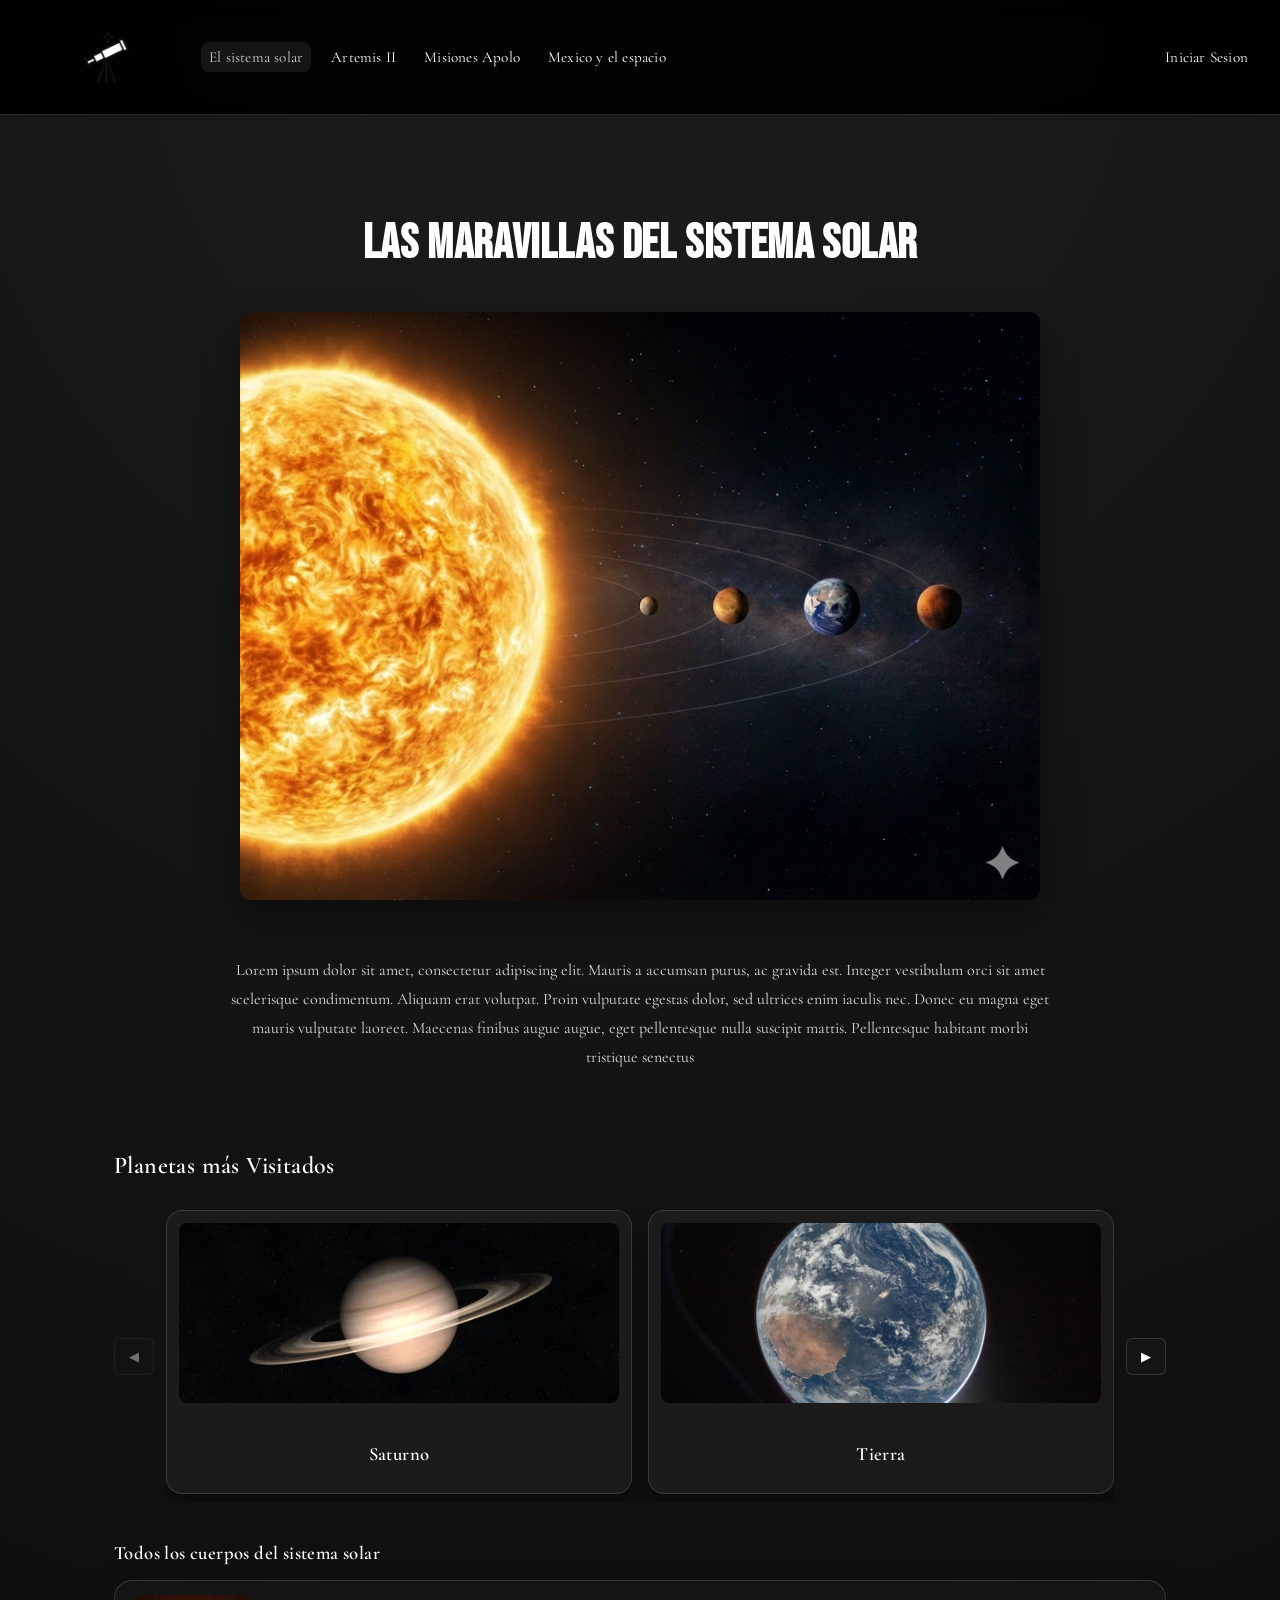
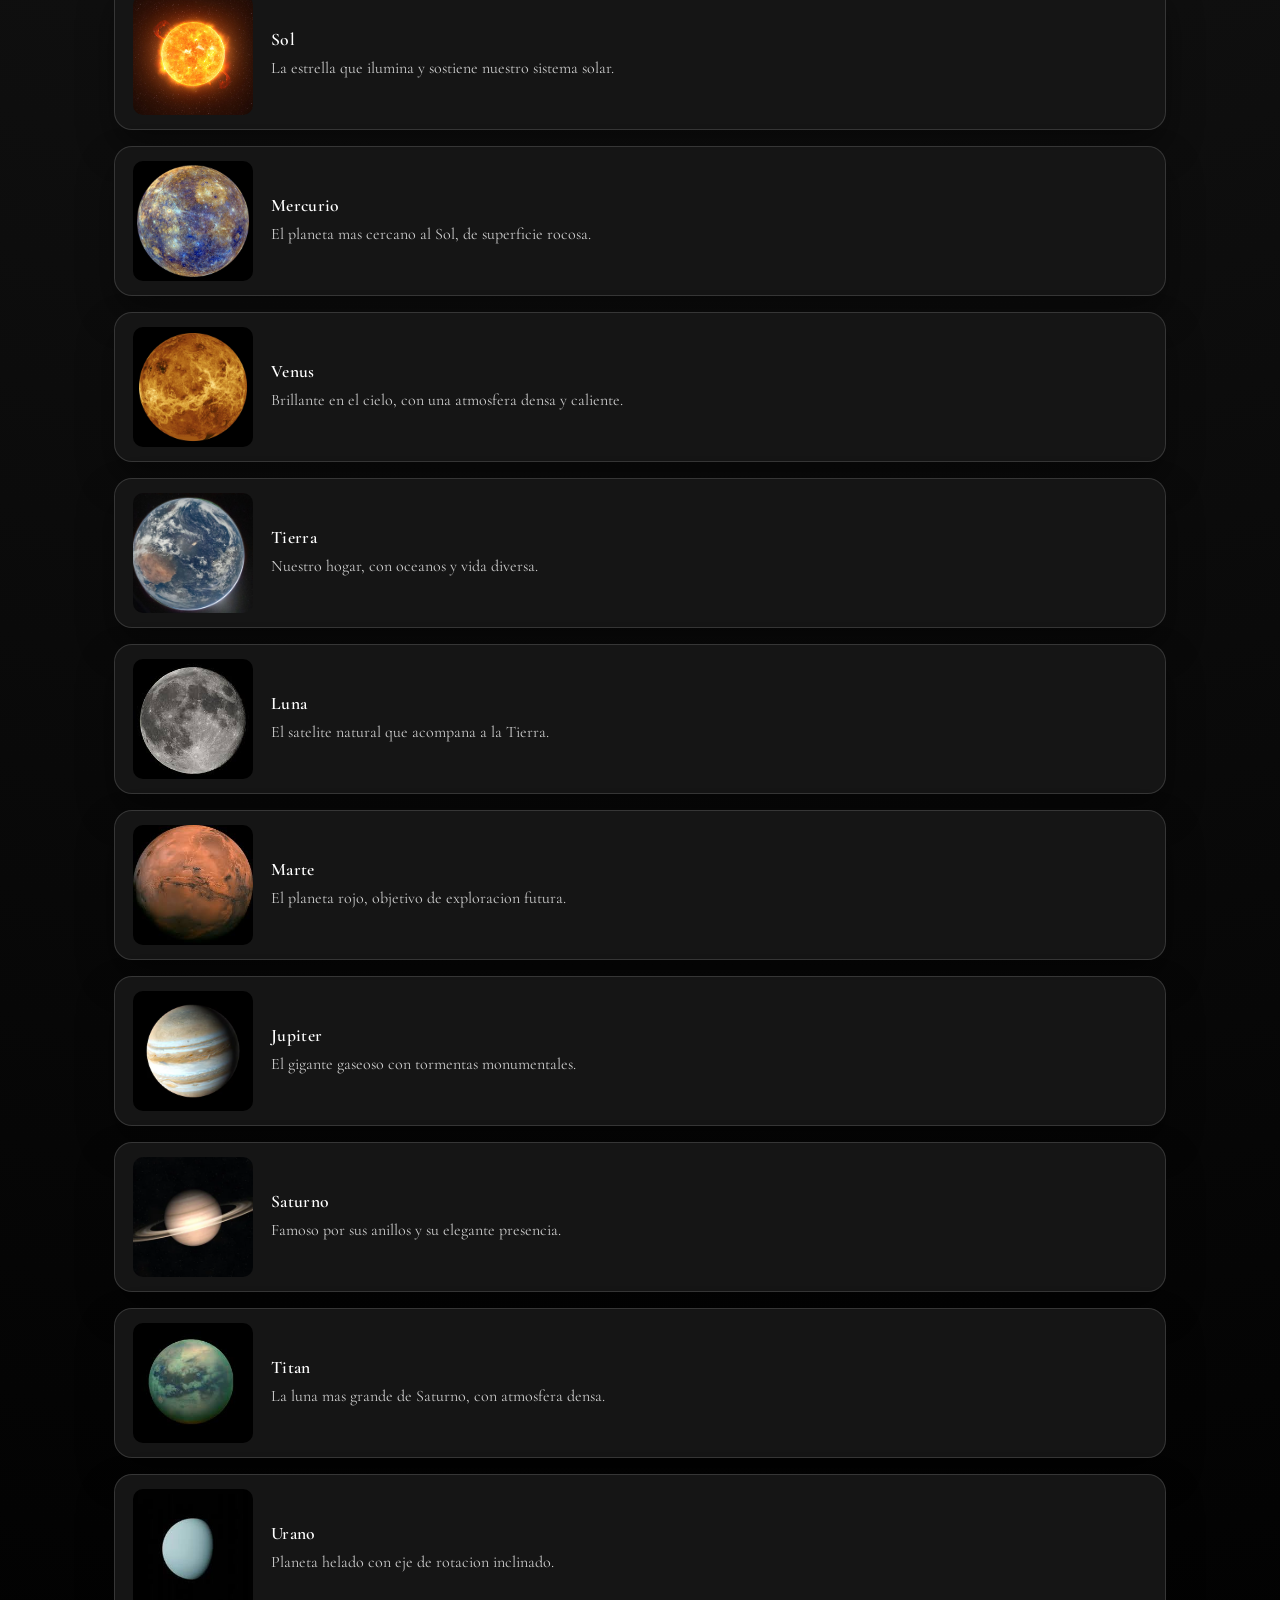
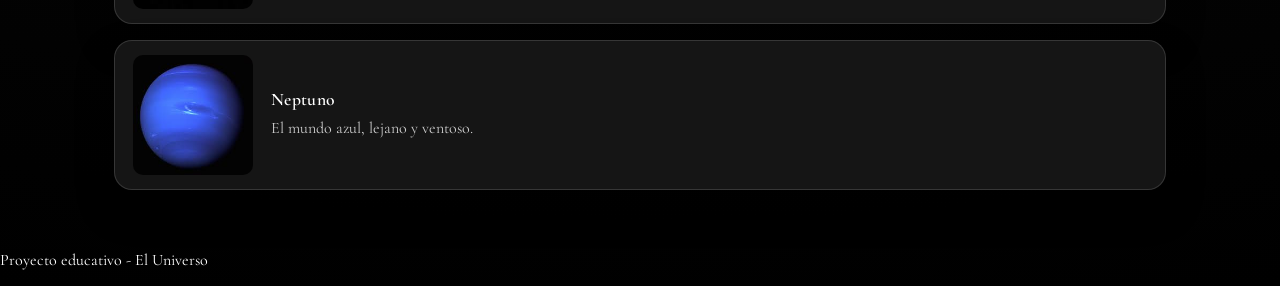
<file: index.html>
<!DOCTYPE html>
<html lang="es">
<head>
    <meta charset="UTF-8">
    <meta name="viewport" content="width=device-width, initial-scale=1.0">
    <link rel="stylesheet" href="index.css">
    <title>El universo</title>
</head>
<body>
    <header class="site-header">
        <nav class="nav">
            <div class="nav-left">
                <img src="/Imagenes/Logo.png" alt="Logo del proyecto" height="90">
                <a href="index.html" class="is-active">El sistema solar</a>
                <a href="artemis.html">Artemis II</a>
                <a href="apolo.html">Misiones Apolo</a>
                <a href="mexico.html">Mexico y el espacio</a>
            </div>
            <div class="nav-right">
                <a href="login.html">Iniciar Sesion</a>
            </div>
        </nav>
    </header>
    <section id="presentacion">
        <h1>Las Maravillas del Sistema Solar</h1>
        <img src="Imagenes/sistemasolar.png" width="800px" height="480px"> <!--Alguna Imagen Referente al sistema solar-->
        <p>Lorem ipsum dolor sit amet, consectetur adipiscing elit. Mauris a accumsan purus, ac gravida est. Integer vestibulum orci sit amet scelerisque condimentum. Aliquam erat volutpat. Proin vulputate egestas dolor, sed ultrices enim iaculis nec. Donec eu magna eget mauris vulputate laoreet. Maecenas finibus augue augue, eget pellentesque nulla suscipit mattis. Pellentesque habitant morbi tristique senectus</p>
    </section>

    <section>
        <!--Planetas más Visitados-->
        <!--Deberia ser un grid View-->
        <h2>Planetas más Visitados</h2>
        <div id="MasVisitados" class="gallery">
            <button class="gallery-btn prev" type="button" aria-label="Anterior">
                ◀
            </button>
            <div class="gallery-viewport">
                <div class="gallery-track">
                    <div class="gallery-card selectable-card" data-body="saturno" role="button" tabindex="0">
                        <img src="Imagenes/Saturno.png" alt="Saturno">
                        <h3>Saturno</h3>
                    </div>
                    <div class="gallery-card selectable-card" data-body="tierra" role="button" tabindex="0">
                        <img src="Imagenes/Tierra.png" alt="Tierra">
                        <h3>Tierra</h3>
                    </div>
                    <div class="gallery-card selectable-card" data-body="jupiter" role="button" tabindex="0">
                        <img src="Imagenes/Jupiter.png" alt="Júpiter">
                        <h3>Júpiter</h3>
                    </div>
                </div>
            </div>
            <button class="gallery-btn next" type="button" aria-label="Siguiente">
                ▶
            </button>
        </div>
        <script src="index.js" defer></script>

    </section>


    <section>
        <h3>Todos los cuerpos del sistema solar</h3>
        <div class="vertical-gallery">
            <article class="vertical-card selectable-card" data-body="sol" role="button" tabindex="0">
                <img src="Imagenes/Sol.jpg" alt="Sol">
                <div>
                    <h4>Sol</h4>
                    <p>La estrella que ilumina y sostiene nuestro sistema solar.</p>
                </div>
            </article>
            <article class="vertical-card selectable-card" data-body="mercurio" role="button" tabindex="0">
                <img src="Imagenes/Mercurio.jpg" alt="Mercurio">
                <div>
                    <h4>Mercurio</h4>
                    <p>El planeta mas cercano al Sol, de superficie rocosa.</p>
                </div>
            </article>
            <article class="vertical-card selectable-card" data-body="venus" role="button" tabindex="0">
                <img src="Imagenes/venus.jpg" alt="Venus">
                <div>
                    <h4>Venus</h4>
                    <p>Brillante en el cielo, con una atmosfera densa y caliente.</p>
                </div>
            </article>
            <article class="vertical-card selectable-card" data-body="tierra" role="button" tabindex="0">
                <img src="Imagenes/Tierra.png" alt="Tierra">
                <div>
                    <h4>Tierra</h4>
                    <p>Nuestro hogar, con oceanos y vida diversa.</p>
                </div>
            </article>
            <article class="vertical-card selectable-card" data-body="luna" role="button" tabindex="0">
                <img src="Imagenes/Luna.jpg" alt="Luna">
                <div>
                    <h4>Luna</h4>
                    <p>El satelite natural que acompana a la Tierra.</p>
                </div>
            </article>
            <article class="vertical-card selectable-card" data-body="marte" role="button" tabindex="0">
                <img src="Imagenes/Marte.jpg" alt="Marte">
                <div>
                    <h4>Marte</h4>
                    <p>El planeta rojo, objetivo de exploracion futura.</p>
                </div>
            </article>
            <article class="vertical-card selectable-card" data-body="jupiter" role="button" tabindex="0">
                <img src="Imagenes/Jupiter.png" alt="Jupiter">
                <div>
                    <h4>Jupiter</h4>
                    <p>El gigante gaseoso con tormentas monumentales.</p>
                </div>
            </article>
            <article class="vertical-card selectable-card" data-body="saturno" role="button" tabindex="0">
                <img src="Imagenes/Saturno.png" alt="Saturno">
                <div>
                    <h4>Saturno</h4>
                    <p>Famoso por sus anillos y su elegante presencia.</p>
                </div>
            </article>
            <article class="vertical-card selectable-card" data-body="titan" role="button" tabindex="0">
                <img src="Imagenes/Titan.jpg" alt="Titan">
                <div>
                    <h4>Titan</h4>
                    <p>La luna mas grande de Saturno, con atmosfera densa.</p>
                </div>
            </article>
            <article class="vertical-card selectable-card" data-body="urano" role="button" tabindex="0">
                <img src="Imagenes/Urano.jpg" alt="Urano">
                <div>
                    <h4>Urano</h4>
                    <p>Planeta helado con eje de rotacion inclinado.</p>
                </div>
            </article>
            <article class="vertical-card selectable-card" data-body="neptuno" role="button" tabindex="0">
                <img src="Imagenes/Neptuno.jpg" alt="Neptuno">
                <div>
                    <h4>Neptuno</h4>
                    <p>El mundo azul, lejano y ventoso.</p>
                </div>
            </article>
        </div>

    </section>

    <footer class="site-footer">
        <p>Proyecto educativo - El Universo</p>
    </footer>

    <script src="index.js" defer></script>
    <script src="auth.js"></script>
</body>
</html>
</file>
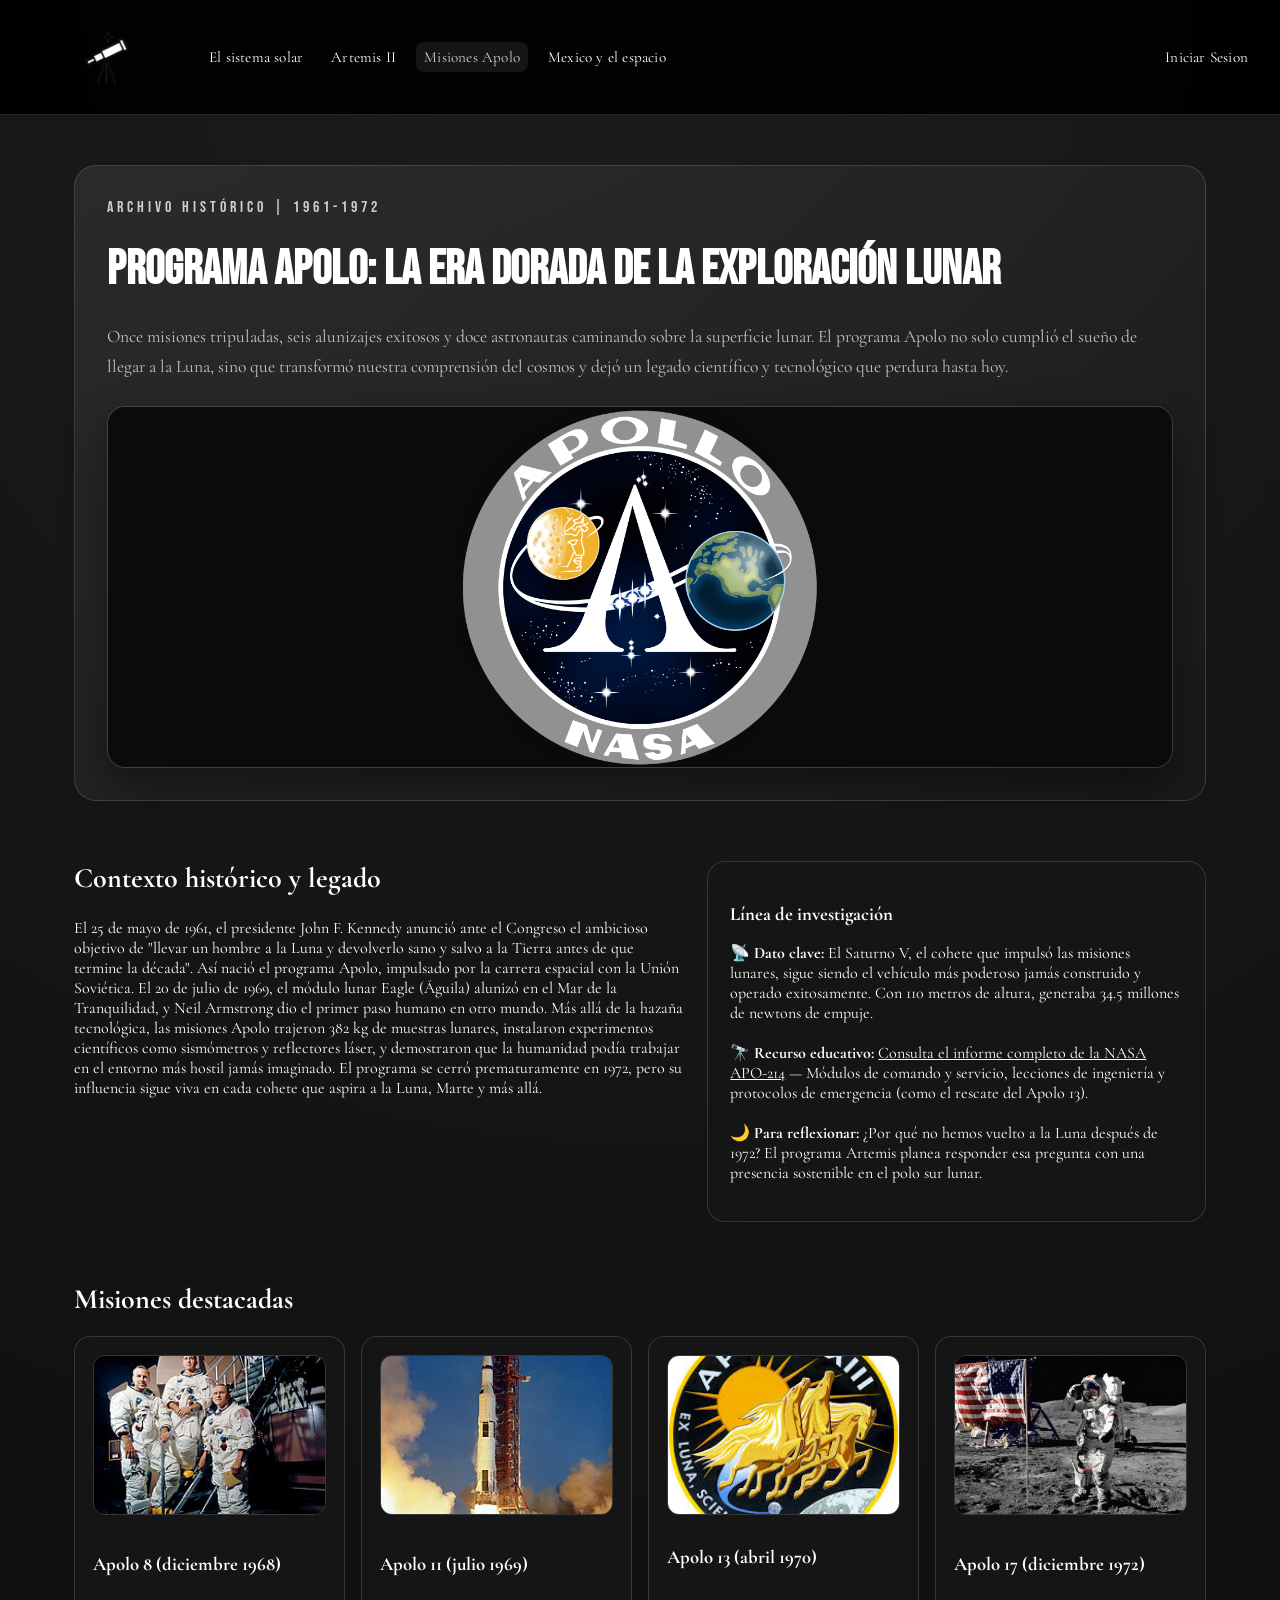
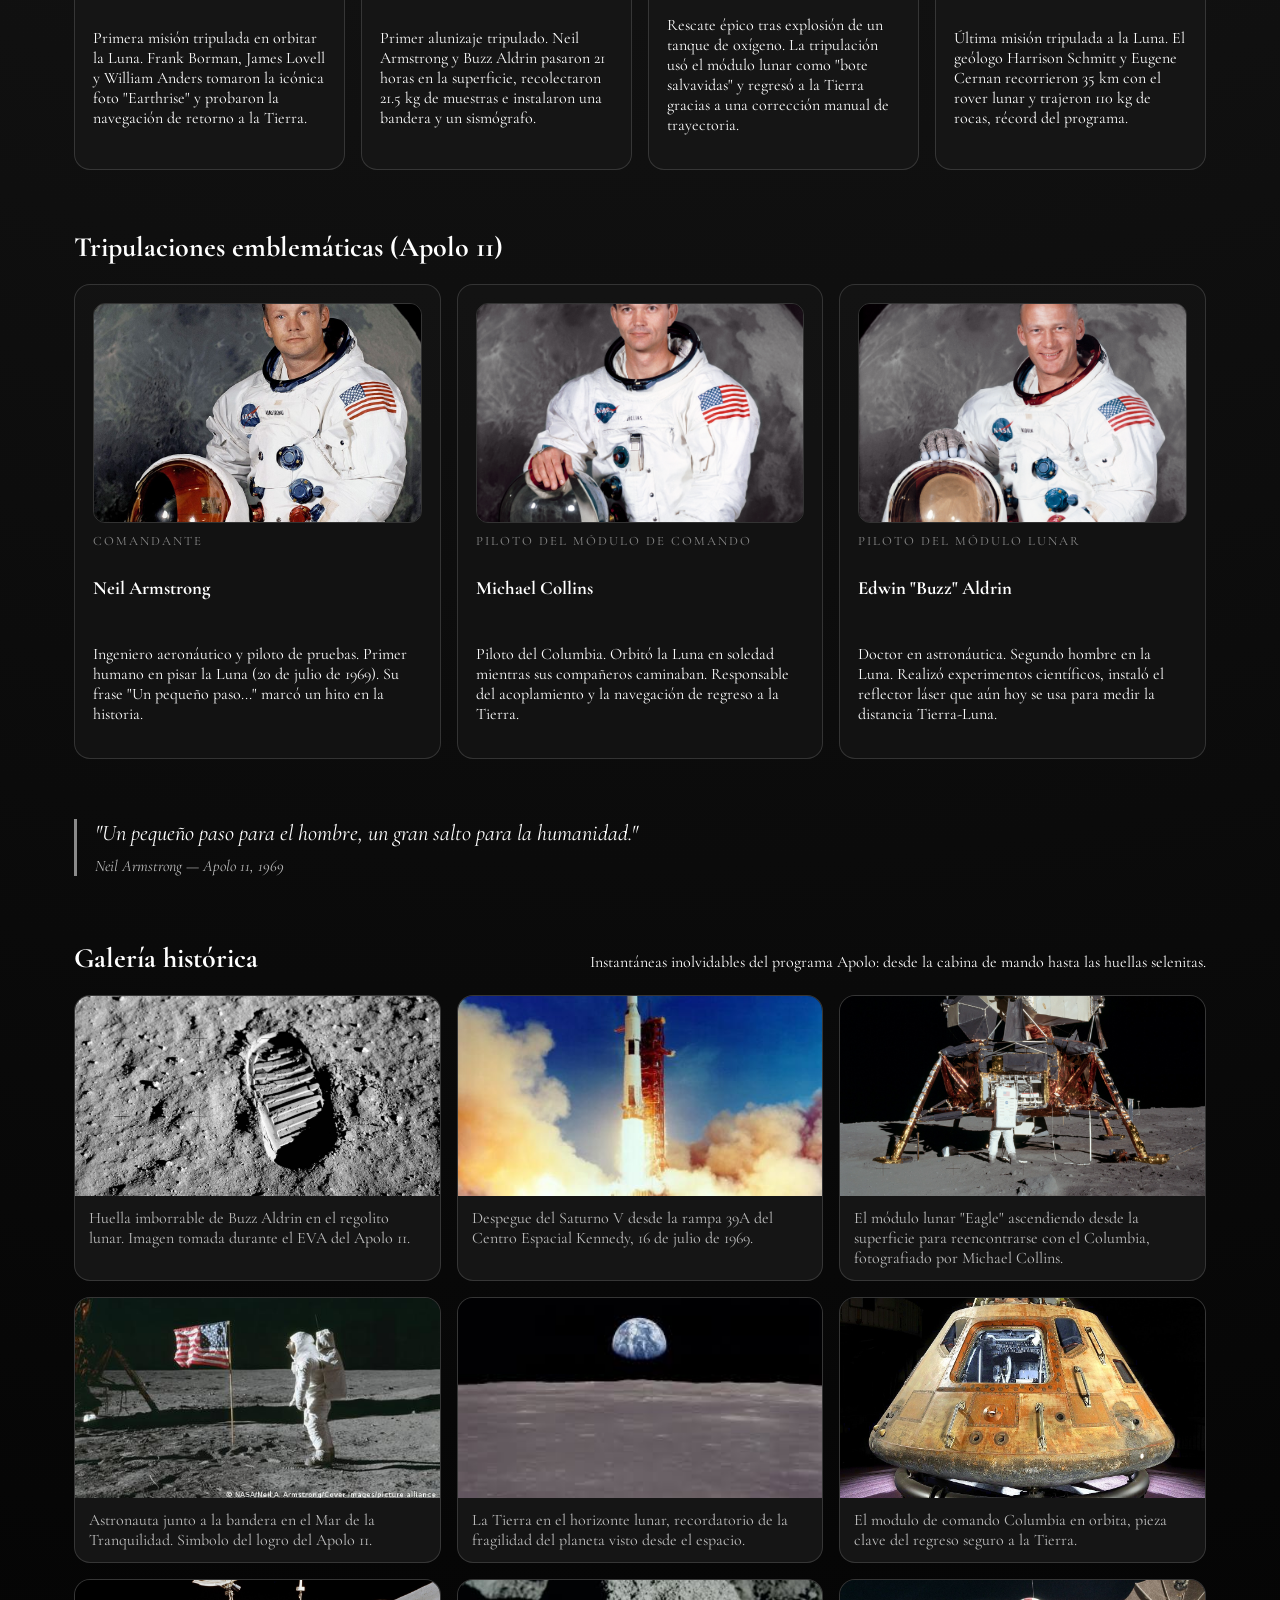
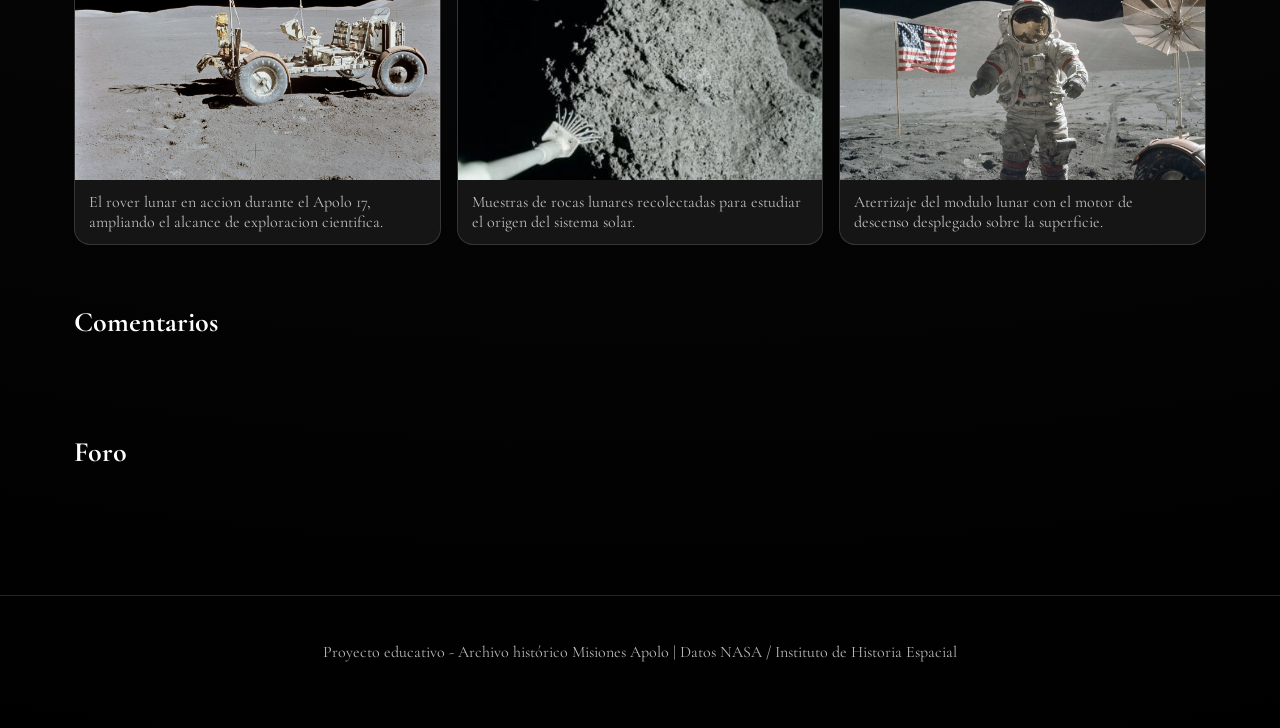
<file: apolo.html>
<!DOCTYPE html>
<html lang="es">
<head>
    <meta charset="UTF-8">
    <meta name="viewport" content="width=device-width, initial-scale=1.0">
    <link rel="stylesheet" href="apolo.css">
    <title>Misiones Apolo - La era dorada de la exploración lunar</title>
</head>
<body>
    <header class="site-header">
        <nav class="nav">
            <div class="nav-left">
                <img src="Imagenes/Logo.png" alt="Logo" height="90">
                <a href="index.html">El sistema solar</a>
                <a href="artemis.html">Artemis II</a>
                <a href="apolo.html" class="is-active">Misiones Apolo</a>
                <a href="mexico.html">Mexico y el espacio</a>
            </div>
            <div class="nav-right">
                <a href="index.html">Iniciar Sesion</a>
            </div>
        </nav>
    </header>

    <main>
        <section class="hero">
            <div class="hero-badge">Archivo histórico | 1961-1972</div>
            <h1>Programa Apolo: la era dorada de la exploración lunar</h1>
            <p>
                Once misiones tripuladas, seis alunizajes exitosos y doce astronautas caminando sobre la superficie lunar. 
                El programa Apolo no solo cumplió el sueño de llegar a la Luna, sino que transformó nuestra comprensión del cosmos 
                y dejó un legado científico y tecnológico que perdura hasta hoy.
            </p>
            <div class="hero-media">
                <img src="Imagenes/Apolo.png" alt="Astronauta del Apolo en la superficie lunar">
            </div>
        </section>

        <section class="story">
            <div>
                <h2>Contexto histórico y legado</h2>
                <p>
                    El 25 de mayo de 1961, el presidente John F. Kennedy anunció ante el Congreso el ambicioso objetivo 
                    de "llevar un hombre a la Luna y devolverlo sano y salvo a la Tierra antes de que termine la década". 
                    Así nació el programa Apolo, impulsado por la carrera espacial con la Unión Soviética. 
                    El 20 de julio de 1969, el módulo lunar Eagle (Águila) alunizó en el Mar de la Tranquilidad, 
                    y Neil Armstrong dio el primer paso humano en otro mundo. Más allá de la hazaña tecnológica, 
                    las misiones Apolo trajeron 382 kg de muestras lunares, instalaron experimentos científicos 
                    como sismómetros y reflectores láser, y demostraron que la humanidad podía trabajar en el entorno 
                    más hostil jamás imaginado. El programa se cerró prematuramente en 1972, pero su influencia sigue viva 
                    en cada cohete que aspira a la Luna, Marte y más allá.
                </p>
            </div>
            <div class="story-panel">
                <h3>Línea de investigación</h3>
                <p>📡 <strong>Dato clave:</strong> El Saturno V, el cohete que impulsó las misiones lunares, sigue siendo el vehículo más poderoso jamás construido y operado exitosamente. Con 110 metros de altura, generaba 34.5 millones de newtons de empuje.<br><br>
                🔭 <strong>Recurso educativo:</strong> <a href="#" style="color: #fff; text-decoration: underline;">Consulta el informe completo de la NASA APO-214</a> — Módulos de comando y servicio, lecciones de ingeniería y protocolos de emergencia (como el rescate del Apolo 13).<br><br>
                🌙 <strong>Para reflexionar:</strong> ¿Por qué no hemos vuelto a la Luna después de 1972? El programa Artemis planea responder esa pregunta con una presencia sostenible en el polo sur lunar.</p>
            </div>
        </section>

        <section class="missions">
            <h2>Misiones destacadas</h2>
            <div class="mission-grid">
                <article>
                    <img src="Imagenes/Apolo8.jpg" alt="Apolo 8 en orbita lunar">
                    <h3>Apolo 8 (diciembre 1968)</h3>
                    <p>Primera misión tripulada en orbitar la Luna. Frank Borman, James Lovell y William Anders tomaron la icónica foto "Earthrise" y probaron la navegación de retorno a la Tierra.</p>
                </article>
                <article>
                    <img src="Imagenes/Apollo11.jpg" alt="Modulo lunar del Apolo 11">
                    <h3>Apolo 11 (julio 1969)</h3>
                    <p>Primer alunizaje tripulado. Neil Armstrong y Buzz Aldrin pasaron 21 horas en la superficie, recolectaron 21.5 kg de muestras e instalaron una bandera y un sismógrafo.</p>
                </article>
                <article>
                    <img src="Imagenes/Apolo13.jpg" alt="Mision Apolo 13">
                    <h3>Apolo 13 (abril 1970)</h3>
                    <p>Rescate épico tras explosión de un tanque de oxígeno. La tripulación usó el módulo lunar como "bote salvavidas" y regresó a la Tierra gracias a una corrección manual de trayectoria.</p>
                </article>
                <article>
                    <img src="Imagenes/Apolo17.jpg" alt="Apolo 17 en la superficie lunar">
                    <h3>Apolo 17 (diciembre 1972)</h3>
                    <p>Última misión tripulada a la Luna. El geólogo Harrison Schmitt y Eugene Cernan recorrieron 35 km con el rover lunar y trajeron 110 kg de rocas, récord del programa.</p>
                </article>
            </div>
        </section>

        <section class="crew">
            <h2>Tripulaciones emblemáticas (Apolo 11)</h2>
            <div class="crew-grid">
                <article>
                    <img src="Imagenes/NeilAmstrong.jpg" alt="Neil Armstrong">
                    <span>Comandante</span>
                    <h3>Neil Armstrong</h3>
                    <p>Ingeniero aeronáutico y piloto de pruebas. Primer humano en pisar la Luna (20 de julio de 1969). Su frase "Un pequeño paso..." marcó un hito en la historia.</p>
                </article>
                <article>
                    <img src="Imagenes/Michael_Collins.jpg" alt="Michael Collins">
                    <span>Piloto del Módulo de Comando</span>
                    <h3>Michael Collins</h3>
                    <p>Piloto del Columbia. Orbitó la Luna en soledad mientras sus compañeros caminaban. Responsable del acoplamiento y la navegación de regreso a la Tierra.</p>
                </article>
                <article>
                    <img src="Imagenes/Buzz_Aldrin.jpg" alt="Buzz Aldrin">
                    <span>Piloto del Módulo Lunar</span>
                    <h3>Edwin "Buzz" Aldrin</h3>
                    <p>Doctor en astronáutica. Segundo hombre en la Luna. Realizó experimentos científicos, instaló el reflector láser que aún hoy se usa para medir la distancia Tierra-Luna.</p>
                </article>
            </div>
        </section>

        <section class="quote">
            <blockquote>
                "Un pequeño paso para el hombre, un gran salto para la humanidad."
            </blockquote>
            <span>Neil Armstrong — Apolo 11, 1969</span>
        </section>

        <section class="gallery">
            <div class="gallery-head">
                <h2>Galería histórica</h2>
                <p>Instantáneas inolvidables del programa Apolo: desde la cabina de mando hasta las huellas selenitas.</p>
            </div>
            <div class="gallery-grid">
                <figure>
                    <img src="Imagenes/Huella.jpg" alt="Huella de astronauta en la Luna">
                    <figcaption>Huella imborrable de Buzz Aldrin en el regolito lunar. Imagen tomada durante el EVA del Apolo 11.</figcaption>
                </figure>
                <figure>
                    <img src="Imagenes/Saturno V.jpeg" alt="Despegue del Saturno V">
                    <figcaption>Despegue del Saturno V desde la rampa 39A del Centro Espacial Kennedy, 16 de julio de 1969.</figcaption>
                </figure>
                <figure>
                    <img src="Imagenes/ModuloEagle.jpg" alt="Módulo lunar Eagle sobre la Luna">
                    <figcaption>El módulo lunar "Eagle" ascendiendo desde la superficie para reencontrarse con el Columbia, fotografiado por Michael Collins.</figcaption>
                </figure>
                <figure>
                    <img src="Imagenes/AstronautaBandera.jpg" alt="Astronauta junto a la bandera">
                    <figcaption>Astronauta junto a la bandera en el Mar de la Tranquilidad. Simbolo del logro del Apolo 11.</figcaption>
                </figure>
                <figure>
                    <img src="Imagenes/LunadesdeTierra.jpg" alt="Vista de la Tierra desde la Luna">
                    <figcaption>La Tierra en el horizonte lunar, recordatorio de la fragilidad del planeta visto desde el espacio.</figcaption>
                </figure>
                <figure>
                    <img src="Imagenes/ModuloColumbia.jpg" alt="Modulo de comando Columbia">
                    <figcaption>El modulo de comando Columbia en orbita, pieza clave del regreso seguro a la Tierra.</figcaption>
                </figure>
                <figure>
                    <img src="Imagenes/RoverLuna.jpg" alt="Rover lunar en operacion">
                    <figcaption>El rover lunar en accion durante el Apolo 17, ampliando el alcance de exploracion cientifica.</figcaption>
                </figure>
                <figure>
                    <img src="Imagenes/Piedra.jpeg" alt="Rocas lunares recolectadas">
                    <figcaption>Muestras de rocas lunares recolectadas para estudiar el origen del sistema solar.</figcaption>
                </figure>
                <figure>
                    <img src="Imagenes/Aterrizaje.jpg" alt="Aterrizaje del modulo lunar">
                    <figcaption>Aterrizaje del modulo lunar con el motor de descenso desplegado sobre la superficie.</figcaption>
                </figure>
            </div>
        </section>

        <section class="content-section">
            <h2>Comentarios</h2>
            <div class="comments">
                <!-- Los comentarios cargan dinámicamente -->
            </div>
            <form class="comment-form">
                <!-- El formulario se carga dinámicamente -->
            </form>
        </section>

        <section class="content-section">
            <h2>Foro</h2>
            <div class="forum" id="forum-container">
                <!-- Los temas se cargan aquí -->
            </div>
            <div id="forum-form-wrapper">
                <!-- Formulario dinámico -->
            </div>
        </section>
    </main>

    <footer class="site-footer">
        <p>Proyecto educativo - Archivo histórico Misiones Apolo | Datos NASA / Instituto de Historia Espacial</p>
    </footer>

    <script src="auth.js"></script>
    <script src="comentarios.js"></script>
    <script src="foro.js"></script>
</body>
</html>
</file>
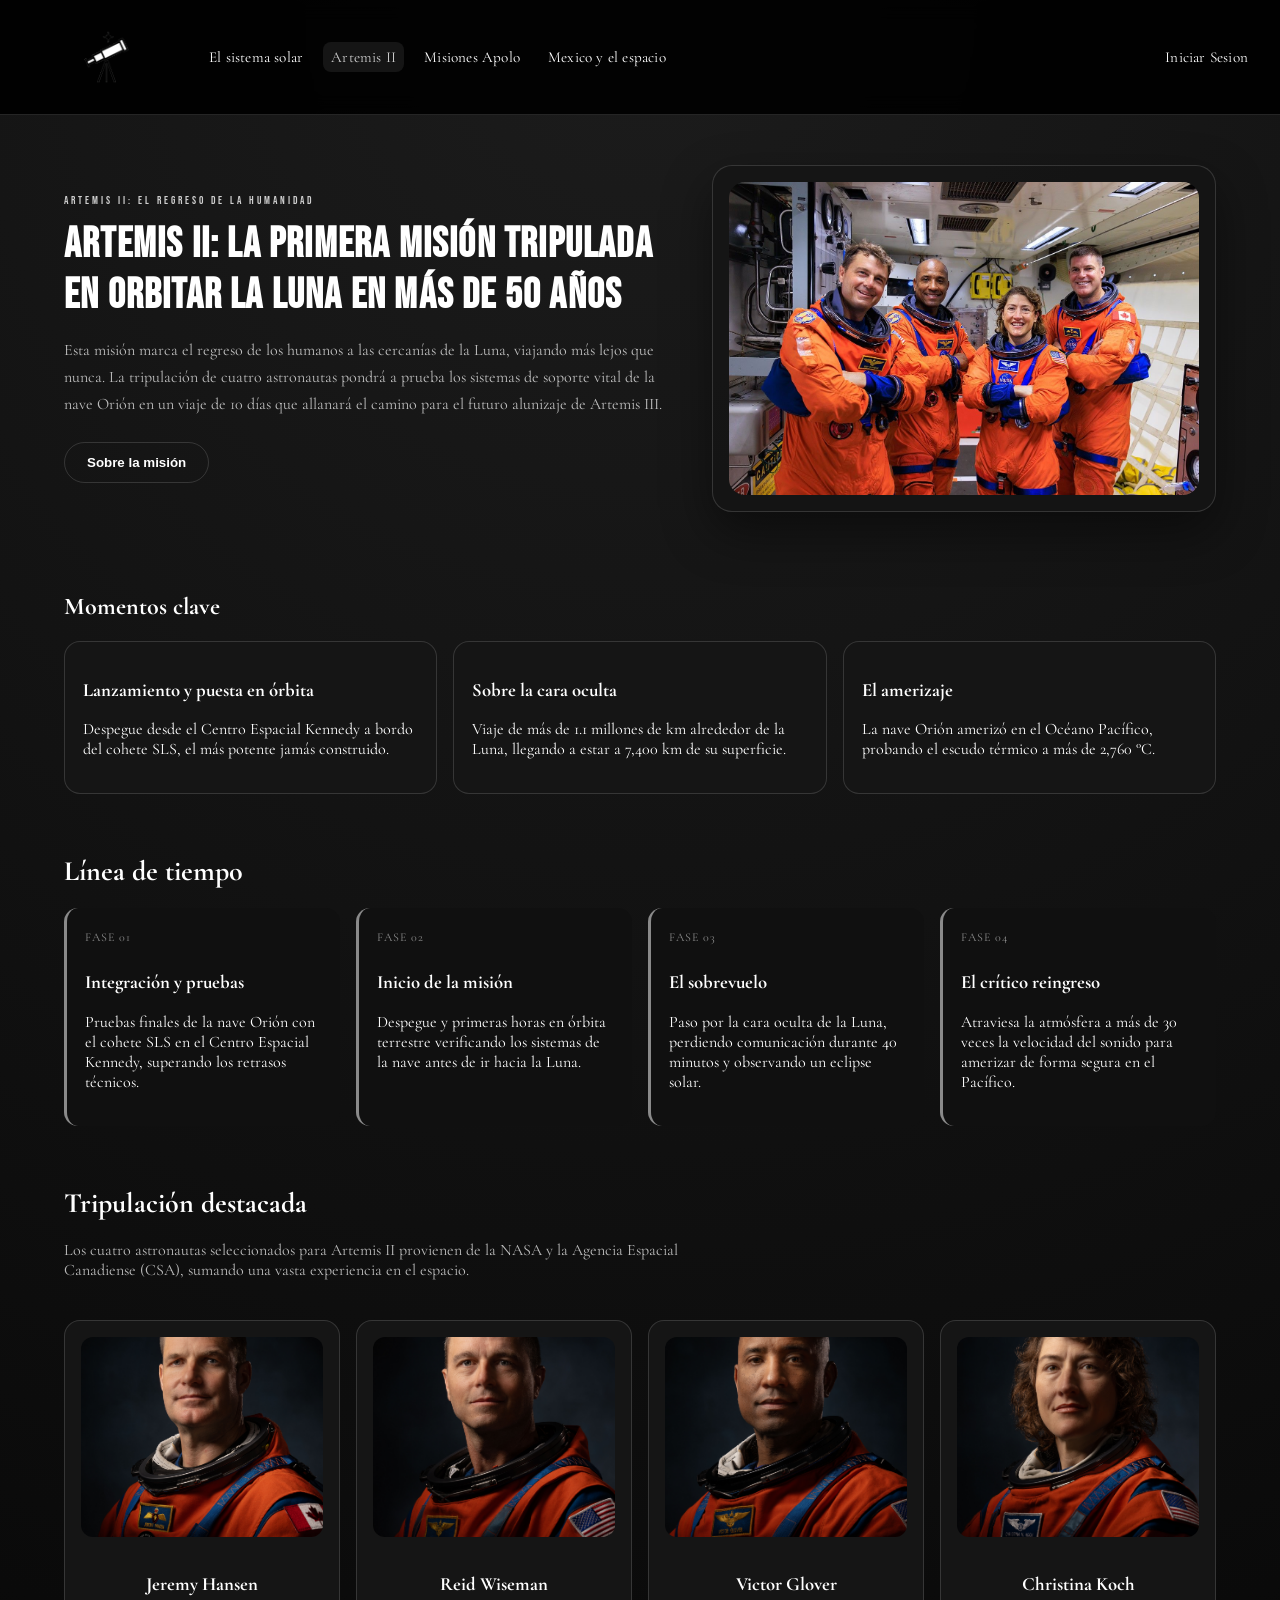
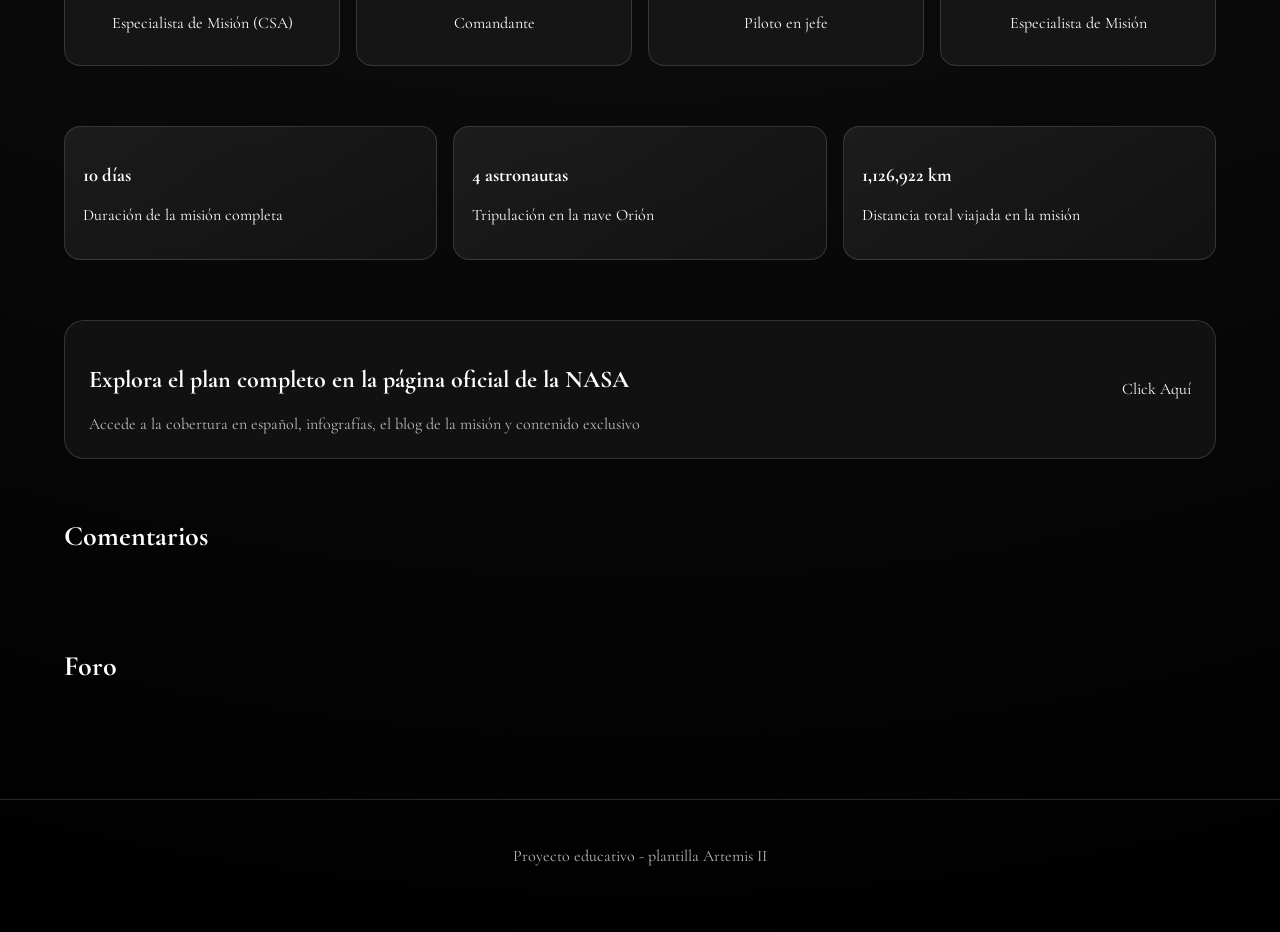
<file: artemis.html>
<!DOCTYPE html>
<html lang="es">
<head>
    <meta charset="UTF-8">
    <meta name="viewport" content="width=device-width, initial-scale=1.0">
    <link rel="stylesheet" href="artemis.css">
    <title>Artemis II | Misión tripulada a la Luna</title>
</head>
<body>
    <header class="site-header">
        <nav class="nav">
            <div class="nav-left">
                <img src="/Imagenes/Logo.png" alt="Logo del proyecto" height="90">
                <a href="index.html">El sistema solar</a>
                <a href="artemis.html" class="is-active">Artemis II</a>
                <a href="apolo.html">Misiones Apolo</a>
                <a href="mexico.html">Mexico y el espacio</a>
            </div>
            <div class="nav-right">
                <a href="index.html">Iniciar Sesion</a>
            </div>
        </nav>
    </header>

    <main>
        <section class="hero">
            <div class="hero-copy">
                <p class="eyebrow">Artemis II: el regreso de la humanidad</p>
                <h1>Artemis II: la primera misión tripulada en orbitar la Luna en más de 50 años</h1>
                <p class="hero-lead">
                    Esta misión marca el regreso de los humanos a las cercanías de la Luna, viajando más lejos que nunca. 
                    La tripulación de cuatro astronautas pondrá a prueba los sistemas de soporte vital de la nave Orión 
                    en un viaje de 10 días que allanará el camino para el futuro alunizaje de Artemis III.
                </p>
                <div class="hero-actions">
                    <button type="button" class="ghost">Sobre la misión</button>
                </div>
            </div>
            <div class="hero-media">
                <img src="Imagenes/Artemis.jpg" alt="Ilustración de la nave Orión junto a la Luna">
            </div>
        </section>

        <section class="destacados">
            <h2>Momentos clave</h2>
            <div class="highlight-grid">
                <article>
                    <h3>Lanzamiento y puesta en órbita</h3>
                    <p>Despegue desde el Centro Espacial Kennedy a bordo del cohete SLS, el más potente jamás construido.</p>
                </article>
                <article>
                    <h3>Sobre la cara oculta</h3>
                    <p>Viaje de más de 1.1 millones de km alrededor de la Luna, llegando a estar a 7,400 km de su superficie.</p>
                </article>
                <article>
                    <h3>El amerizaje</h3>
                    <p>La nave Orión amerizó en el Océano Pacífico, probando el escudo térmico a más de 2,760 °C.</p>
                </article>
            </div>
        </section>

        <section class="timeline" id="timeline">
            <h2>Línea de tiempo</h2>
            <div class="timeline-grid">
                <div class="timeline-card">
                    <span>Fase 01</span>
                    <h3>Integración y pruebas</h3>
                    <p>Pruebas finales de la nave Orión con el cohete SLS en el Centro Espacial Kennedy, superando los retrasos técnicos.</p>
                </div>
                <div class="timeline-card">
                    <span>Fase 02</span>
                    <h3>Inicio de la misión</h3>
                    <p>Despegue y primeras horas en órbita terrestre verificando los sistemas de la nave antes de ir hacia la Luna.</p>
                </div>
                <div class="timeline-card">
                    <span>Fase 03</span>
                    <h3>El sobrevuelo</h3>
                    <p>Paso por la cara oculta de la Luna, perdiendo comunicación durante 40 minutos y observando un eclipse solar.</p>
                </div>
                <div class="timeline-card">
                    <span>Fase 04</span>
                    <h3>El crítico reingreso</h3>
                    <p>Atraviesa la atmósfera a más de 30 veces la velocidad del sonido para amerizar de forma segura en el Pacífico.</p>
                </div>
            </div>
        </section>

        <section class="crew" id="crew">
            <div class="crew-intro">
                <h2>Tripulación destacada</h2>
                <p>
                    Los cuatro astronautas seleccionados para Artemis II provienen de la NASA y la Agencia Espacial Canadiense (CSA), 
                    sumando una vasta experiencia en el espacio.
                </p>
            </div>
            <div class="crew-grid">
                <article class="crew-card">
                    <img src="Imagenes/JeremyHansen.jpg" alt="Jeremy Hansen, especialista de misión">
                    <h3>Jeremy Hansen</h3>
                    <p>Especialista de Misión (CSA)</p>
                </article>
                <article class="crew-card">
                    <img src="Imagenes/ReidWiseman.jpg" alt="Reid Wiseman, comandante">
                    <h3>Reid Wiseman</h3>
                    <p>Comandante</p>
                </article>
                <article class="crew-card">
                    <img src="Imagenes/VictorGlover.jpg" alt="Victor Glover, piloto">
                    <h3>Victor Glover</h3>
                    <p>Piloto en jefe</p>
                </article>
                <article class="crew-card">
                    <img src="Imagenes/ChristinaKoch.jpg" alt="Christina Koch, especialista">
                    <h3>Christina Koch</h3>
                    <p>Especialista de Misión</p>
                </article>
            </div>
        </section>

        <section class="stats">
            <div class="stat-card">
                <h3>10 días</h3>
                <p>Duración de la misión completa</p>
            </div>
            <div class="stat-card">
                <h3>4 astronautas</h3>
                <p>Tripulación en la nave Orión</p>
            </div>
            <div class="stat-card">
                <h3>1,126,922 km</h3>
                <p>Distancia total viajada en la misión</p>
            </div>
        </section>

        <section class="cta">
            <div>
                <h2>Explora el plan completo en la página oficial de la NASA</h2>
                <p>Accede a la cobertura en español, infografías, el blog de la misión y contenido exclusivo</p>
            </div>
            <a href="https://www.nasa.gov/mission/artemis-ii/">Click Aquí</a>
        </section>

        <section class="content-section">
            <h2>Comentarios</h2>
            <div class="comments">
                <!-- Los comentarios cargan dinámicamente -->
            </div>
            <form class="comment-form">
                <!-- El formulario se carga dinámicamente -->
            </form>
        </section>

        <section class="content-section">
            <h2>Foro</h2>
            <div class="forum" id="forum-container">
                <!-- Los temas se cargan aquí -->
            </div>
            <div id="forum-form-wrapper">
                <!-- Formulario dinámico -->
            </div>
        </section>
    </main>

    <footer class="site-footer">
        <p>Proyecto educativo - plantilla Artemis II</p>
    </footer>

    <script src="auth.js"></script>
    <script src="comentarios.js"></script>
    <script src="foro.js"></script>
</body>
</html>
</file>
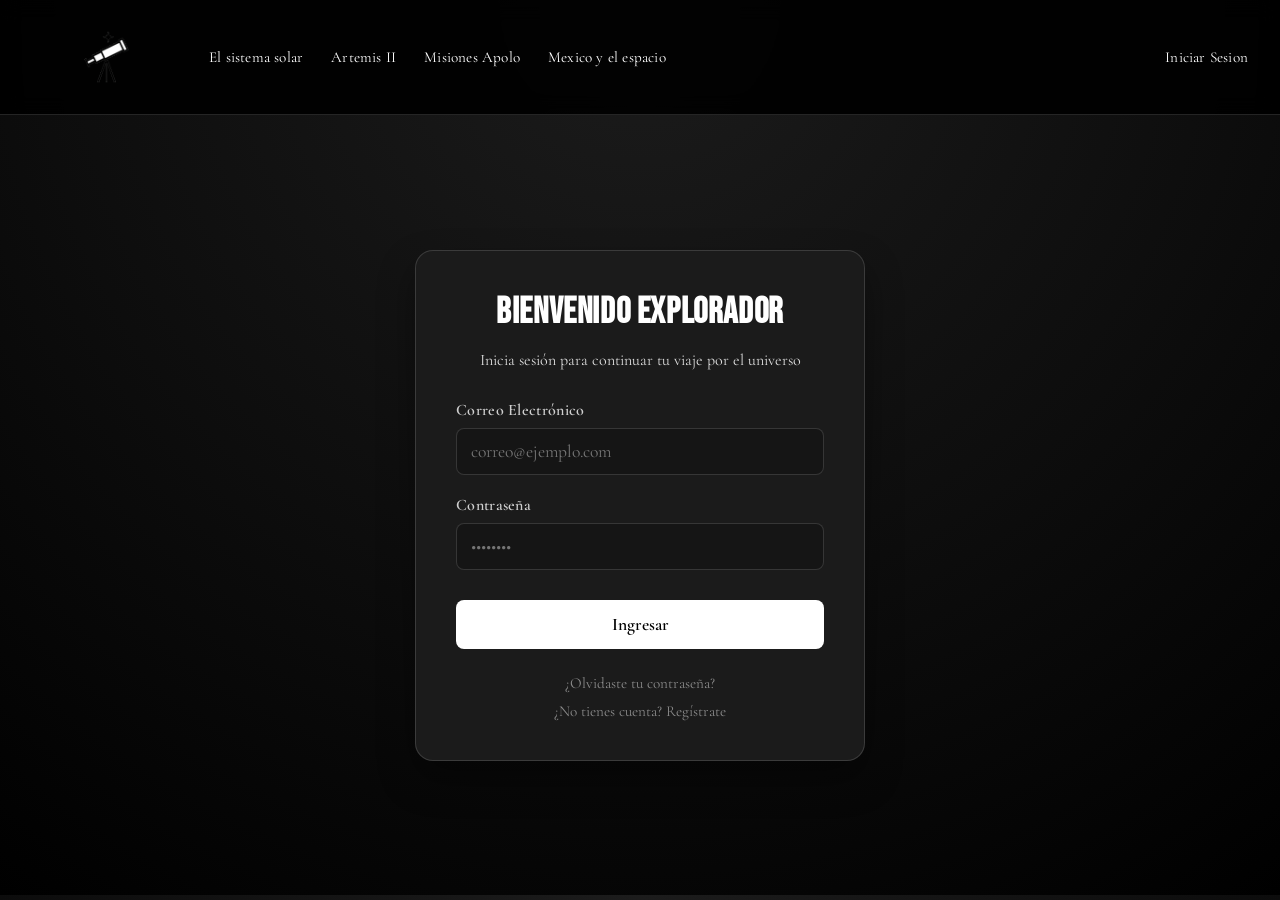
<file: login.html>
<!DOCTYPE html>
<html lang="es">
<head>
    <meta charset="UTF-8">
    <meta name="viewport" content="width=device-width, initial-scale=1.0">
    <link rel="stylesheet" href="index.css">
    <link rel="stylesheet" href="login.css">
    <title>Iniciar Sesión - El universo</title>
</head>
<body>
    <header class="site-header">
        <nav class="nav">
            <div class="nav-left">
                <img src="Logo.png" alt="Logo del proyecto" height="90">
                <a href="index.html">El sistema solar</a>
                <a href="artemis.html">Artemis II</a>
                <a href="apolo.html">Misiones Apolo</a>
                <a href="mexico.html">Mexico y el espacio</a>
            </div>
            <div class="nav-right">
                <a href="login.html" class="is-active">Iniciar Sesion</a>
            </div>
        </nav>
    </header>
    
    <section id="login-section">
        <div class="login-container">
            <h1>Bienvenido Explorador</h1>
            <p>Inicia sesión para continuar tu viaje por el universo</p>
            <form id="login-form">
                <div class="input-group">
                    <label for="email">Correo Electrónico</label>
                    <input type="email" id="email" name="email" required placeholder="correo@ejemplo.com">
                </div>
                <div class="input-group">
                    <label for="password">Contraseña</label>
                    <input type="password" id="password" name="password" required placeholder="••••••••">
                </div>
                <button type="submit" class="login-btn">Ingresar</button>
            </form>
            <div class="auth-links">
                <a href="#">¿Olvidaste tu contraseña?</a>
                <a href="#">¿No tienes cuenta? Regístrate</a>
            </div>
        </div>
    </section>
</body>
</html>
</file>
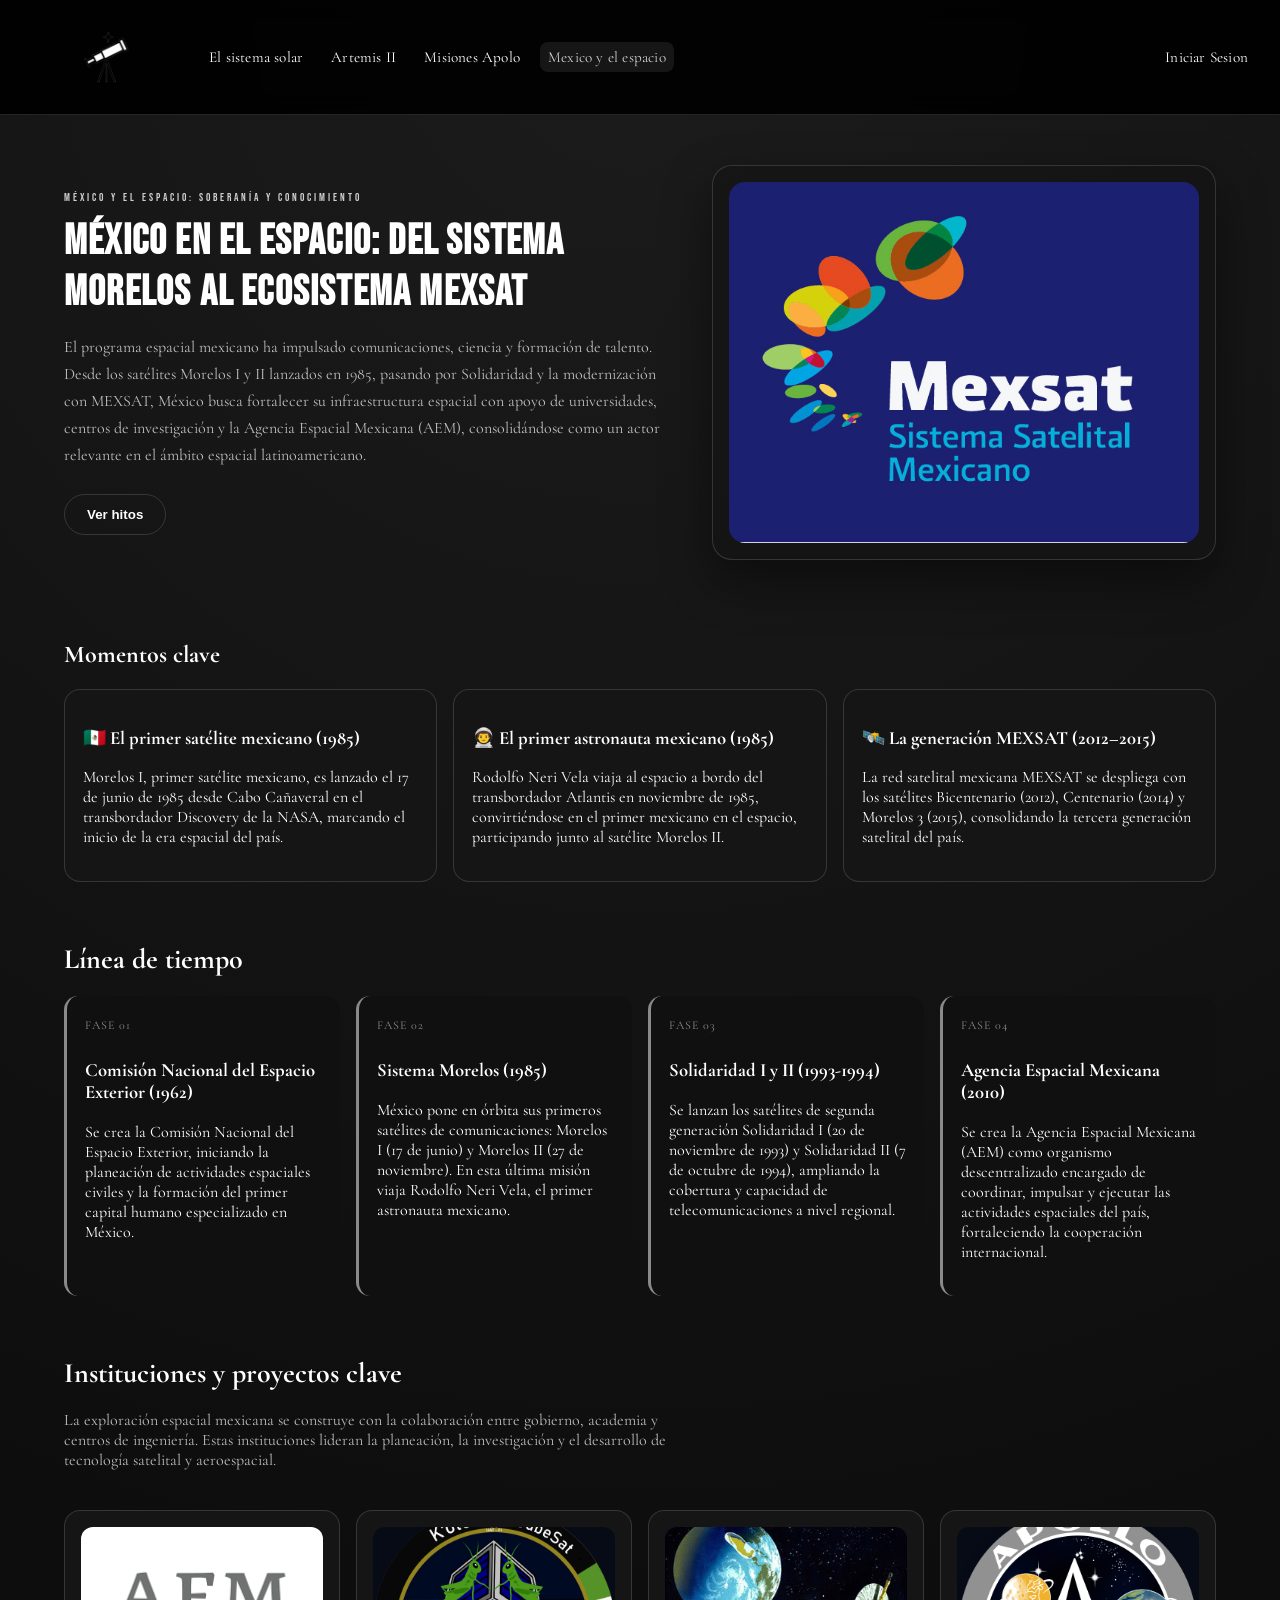
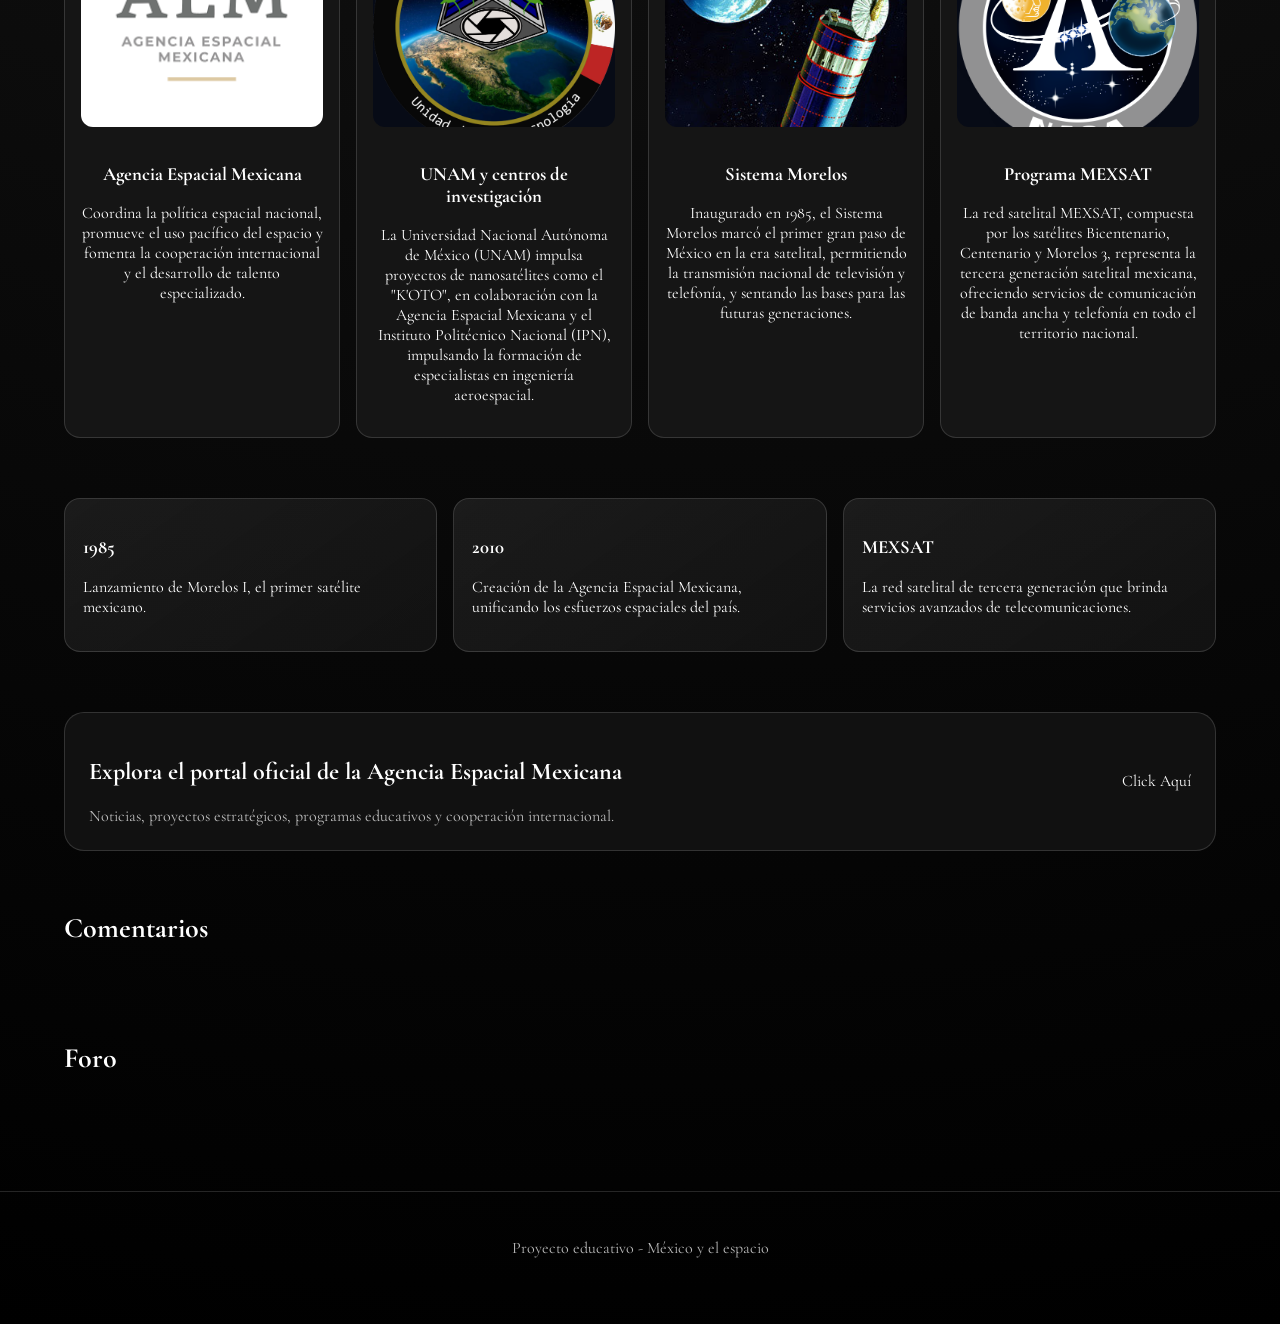
<file: mexico.html>
<!DOCTYPE html>
<html lang="es">
<head>
    <meta charset="UTF-8">
    <meta name="viewport" content="width=device-width, initial-scale=1.0">
    <link rel="stylesheet" href="mexico.css">
    <title>México y el espacio | Programa espacial mexicano</title>
</head>
<body>
    <header class="site-header">
        <nav class="nav">
            <div class="nav-left">
                <img src="/Imagenes/Logo.png" alt="Logo del proyecto" height="90">
                <a href="index.html">El sistema solar</a>
                <a href="artemis.html">Artemis II</a>
                <a href="apolo.html">Misiones Apolo</a>
                <a href="mexico.html" class="is-active">Mexico y el espacio</a>
            </div>
            <div class="nav-right">
                <a href="index.html">Iniciar Sesion</a>
            </div>
        </nav>
    </header>

    <main>
        <section class="hero">
            <div class="hero-copy">
                <p class="eyebrow">México y el espacio: soberanía y conocimiento</p>
                <h1>México en el espacio: del sistema Morelos al ecosistema MEXSAT</h1>
                <p class="hero-lead">
                    El programa espacial mexicano ha impulsado comunicaciones, ciencia y formación de talento. 
                    Desde los satélites Morelos I y II lanzados en 1985, pasando por Solidaridad y la modernización 
                    con MEXSAT, México busca fortalecer su infraestructura espacial con apoyo de universidades, 
                    centros de investigación y la Agencia Espacial Mexicana (AEM), consolidándose como un actor 
                    relevante en el ámbito espacial latinoamericano.
                </p>
                <div class="hero-actions">
                    <button type="button" class="ghost">Ver hitos</button>
                </div>
            </div>
            <div class="hero-media">
                <img src="Imagenes/Mexsat.jpg" alt="Ilustración del espacio profundo">
            </div>
        </section>

        <section class="destacados">
            <h2>Momentos clave</h2>
            <div class="highlight-grid">
                <article>
                    <h3>🇲🇽 El primer satélite mexicano (1985)</h3>
                    <p>Morelos I, primer satélite mexicano, es lanzado el 17 de junio de 1985 desde Cabo Cañaveral en el transbordador Discovery de la NASA, marcando el inicio de la era espacial del país.</p>
                </article>
                <article>
                    <h3>👨‍🚀 El primer astronauta mexicano (1985)</h3>
                    <p>Rodolfo Neri Vela viaja al espacio a bordo del transbordador Atlantis en noviembre de 1985, convirtiéndose en el primer mexicano en el espacio, participando junto al satélite Morelos II.</p>
                </article>
                <article>
                    <h3>🛰️ La generación MEXSAT (2012–2015)</h3>
                    <p>La red satelital mexicana MEXSAT se despliega con los satélites Bicentenario (2012), Centenario (2014) y Morelos 3 (2015), consolidando la tercera generación satelital del país.</p>
                </article>
            </div>
        </section>

        <section class="timeline" id="timeline">
            <h2>Línea de tiempo</h2>
            <div class="timeline-grid">
                <div class="timeline-card">
                    <span>Fase 01</span>
                    <h3>Comisión Nacional del Espacio Exterior (1962)</h3>
                    <p>Se crea la Comisión Nacional del Espacio Exterior, iniciando la planeación de actividades espaciales civiles y la formación del primer capital humano especializado en México.</p>
                </div>
                <div class="timeline-card">
                    <span>Fase 02</span>
                    <h3>Sistema Morelos (1985)</h3>
                    <p>México pone en órbita sus primeros satélites de comunicaciones: Morelos I (17 de junio) y Morelos II (27 de noviembre). En esta última misión viaja Rodolfo Neri Vela, el primer astronauta mexicano.</p>
                </div>
                <div class="timeline-card">
                    <span>Fase 03</span>
                    <h3>Solidaridad I y II (1993-1994)</h3>
                    <p>Se lanzan los satélites de segunda generación Solidaridad I (20 de noviembre de 1993) y Solidaridad II (7 de octubre de 1994), ampliando la cobertura y capacidad de telecomunicaciones a nivel regional.</p>
                </div>
                <div class="timeline-card">
                    <span>Fase 04</span>
                    <h3>Agencia Espacial Mexicana (2010)</h3>
                    <p>Se crea la Agencia Espacial Mexicana (AEM) como organismo descentralizado encargado de coordinar, impulsar y ejecutar las actividades espaciales del país, fortaleciendo la cooperación internacional.</p>
                </div>
            </div>
        </section>

        <section class="crew" id="crew">
            <div class="crew-intro">
                <h2>Instituciones y proyectos clave</h2>
                <p>
                    La exploración espacial mexicana se construye con la colaboración entre gobierno, academia y centros de ingeniería. 
                    Estas instituciones lideran la planeación, la investigación y el desarrollo de tecnología satelital y aeroespacial.
                </p>
            </div>
            <div class="crew-grid">
                <article class="crew-card">
                    <img src="Imagenes/AEM.png" alt="Logo de la Agencia Espacial Mexicana">
                    <h3>Agencia Espacial Mexicana</h3>
                    <p>Coordina la política espacial nacional, promueve el uso pacífico del espacio y fomenta la cooperación internacional y el desarrollo de talento especializado.</p>
                </article>
                <article class="crew-card">
                    <img src="Imagenes/KotoCubeSat.png" alt="Vista de la Tierra desde el espacio">
                    <h3>UNAM y centros de investigación</h3>
                    <p>La Universidad Nacional Autónoma de México (UNAM) impulsa proyectos de nanosatélites como el "K'OTO", en colaboración con la Agencia Espacial Mexicana y el Instituto Politécnico Nacional (IPN), impulsando la formación de especialistas en ingeniería aeroespacial.</p>
                </article>
                <article class="crew-card">
                    <img src="Imagenes/Morelos.jpg" alt="Satélite en órbita">
                    <h3>Sistema Morelos</h3>
                    <p>Inaugurado en 1985, el Sistema Morelos marcó el primer gran paso de México en la era satelital, permitiendo la transmisión nacional de televisión y telefonía, y sentando las bases para las futuras generaciones.</p>
                </article>
                <article class="crew-card">
                    <img src="Imagenes/Apolo.png" alt="Satélite de telecomunicaciones">
                    <h3>Programa MEXSAT</h3>
                    <p>La red satelital MEXSAT, compuesta por los satélites Bicentenario, Centenario y Morelos 3, representa la tercera generación satelital mexicana, ofreciendo servicios de comunicación de banda ancha y telefonía en todo el territorio nacional.</p>
                </article>
            </div>
        </section>

        <section class="stats">
            <div class="stat-card">
                <h3>1985</h3>
                <p>Lanzamiento de Morelos I, el primer satélite mexicano.</p>
            </div>
            <div class="stat-card">
                <h3>2010</h3>
                <p>Creación de la Agencia Espacial Mexicana, unificando los esfuerzos espaciales del país.</p>
            </div>
            <div class="stat-card">
                <h3>MEXSAT</h3>
                <p>La red satelital de tercera generación que brinda servicios avanzados de telecomunicaciones.</p>
            </div>
        </section>

        <section class="cta">
            <div>
                <h2>Explora el portal oficial de la Agencia Espacial Mexicana</h2>
                <p>Noticias, proyectos estratégicos, programas educativos y cooperación internacional.</p>
            </div>
            <a href="https://www.gob.mx/aem">Click Aquí</a>
        </section>

        <section class="content-section">
            <h2>Comentarios</h2>
            <div class="comments">
                <!-- Los comentarios cargan dinámicamente -->
            </div>
            <form class="comment-form">
                <!-- El formulario se carga dinámicamente -->
            </form>
        </section>

        <section class="content-section">
            <h2>Foro</h2>
            <div class="forum" id="forum-container">
                <!-- Los temas se cargan aquí -->
            </div>
            <div id="forum-form-wrapper">
                <!-- Formulario dinámico -->
            </div>
        </section>
    </main>

    <footer class="site-footer">
        <p>Proyecto educativo - México y el espacio</p>
    </footer>

    <script src="auth.js"></script>
    <script src="comentarios.js"></script>
    <script src="foro.js"></script>
</body>
</html>
</file>
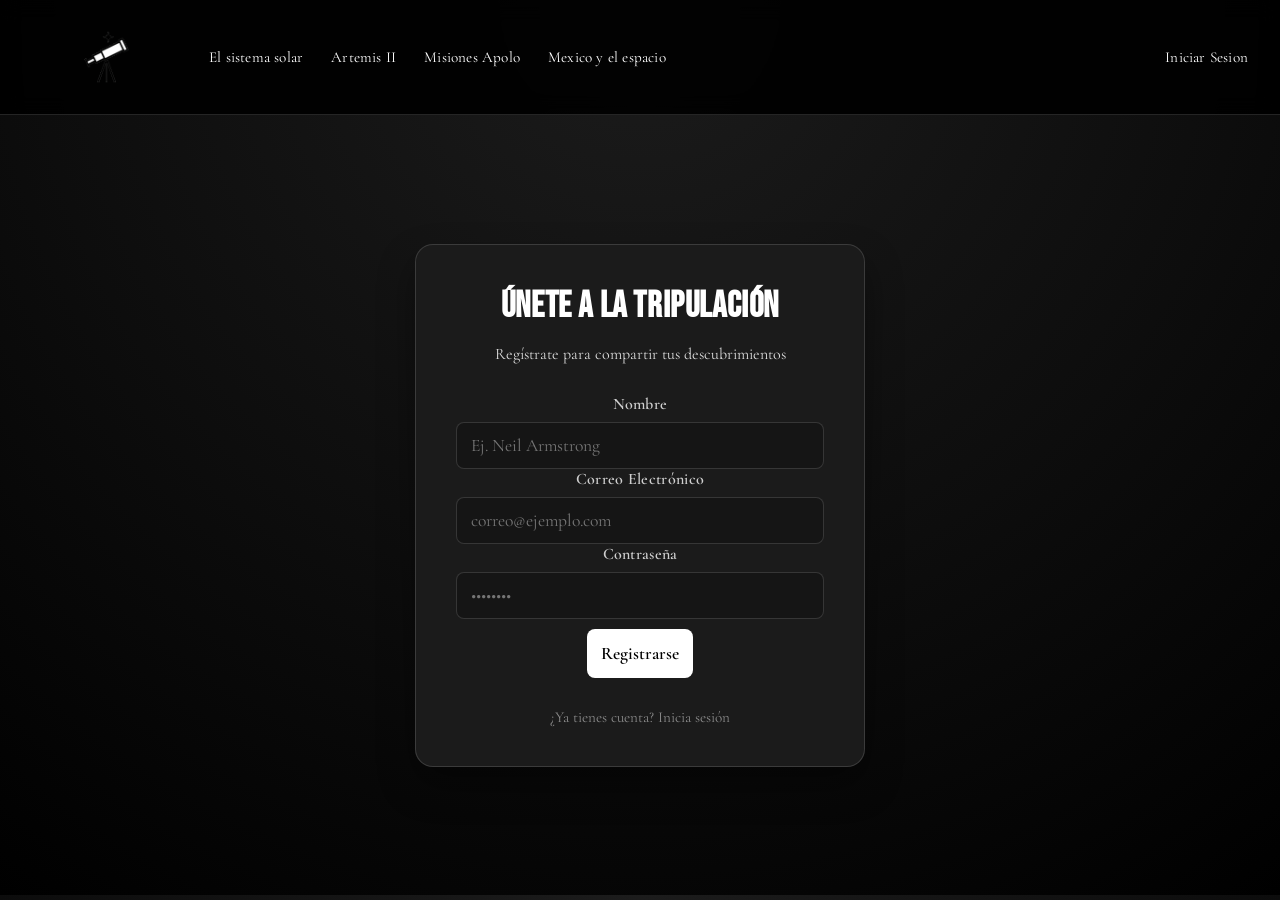
<file: registro.html>
<!DOCTYPE html>
<html lang="es">
<head>
    <meta charset="UTF-8">
    <meta name="viewport" content="width=device-width, initial-scale=1.0">
    <link rel="stylesheet" href="index.css">
    <link rel="stylesheet" href="login.css">
    <title>Registro - El universo</title>
</head>
<body>
    <header class="site-header">
        <nav class="nav">
            <div class="nav-left">
                <img src="Logo.png" alt="Logo del proyecto" height="90">
                <a href="index.html">El sistema solar</a>
                <a href="artemis.html">Artemis II</a>
                <a href="apolo.html">Misiones Apolo</a>
                <a href="mexico.html">Mexico y el espacio</a>
            </div>
            <div class="nav-right" id="nav-user">
                <a href="login.html" class="is-active">Iniciar Sesion</a>
            </div>
        </nav>
    </header>
    
    <section id="login-section">
        <div class="login-container">
            <h1>Únete a la tripulación</h1>
            <p>Regístrate para compartir tus descubrimientos</p>
            <form id="registro-form">
                <div class="input-group">
                    <label for="nombre">Nombre</label>
                    <input type="text" id="nombre" name="nombre" required placeholder="Ej. Neil Armstrong">
                </div>
                <div class="input-group">
                    <label for="email">Correo Electrónico</label>
                    <input type="email" id="email" name="email" required placeholder="correo@ejemplo.com">
                </div>
                <div class="input-group">
                    <label for="password">Contraseña</label>
                    <input type="password" id="password" name="password" required placeholder="••••••••">
                </div>
                <button type="submit" class="login-btn">Registrarse</button>
                <p id="registro-message" style="margin-top: 15px;"></p>
            </form>
            <div class="auth-links">
                <a href="login.html">¿Ya tienes cuenta? Inicia sesión</a>
            </div>
        </div>
    </section>

    <script src="auth.js"></script>
</body>
</html>
</file>
<file: index.css>
@import url("https://fonts.googleapis.com/css2?family=Bebas+Neue&family=Cormorant+Garamond:wght@400;600&display=swap");

:root{
    --bg: #000000;
    --bg-soft: #151515;
    --bg-soft-2: #1b1b1b;
    --accent: #cfcfcf;
    --accent-2: #8a8a8a;
    --text: #ffffff;
    --muted: rgba(255, 255, 255, 0.72);
    --border: rgba(255, 255, 255, 0.14);
}

*{
    box-sizing: border-box;
}

body{
    margin: 0;
    font-family: "Cormorant Garamond", serif;
    color: var(--text);
    background: radial-gradient(circle at top, #1c1c1c 0%, #0d0d0d 55%, #000000 100%);
}

a{
    color: inherit;
    text-decoration: none;
}
.site-header{
    position: sticky;
    top: 0;
    z-index: 10;
    background: rgba(0, 0, 0, 0.92);
    backdrop-filter: blur(10px);
    border-bottom: 1px solid var(--border);
}

.nav{
    display: flex;
    justify-content: space-between;
    align-items: center;
    padding: 12px 24px;
}

.nav-left,
.nav-right{
    display: flex;
    align-items: center;
    gap: 12px;
}

.nav-left a,
.nav-right a{
    font-size: 0.95rem;
    letter-spacing: 0.2px;
    padding: 6px 8px;
    border-radius: 8px;
    transition: color 0.2s ease, background-color 0.2s ease;
}

.nav-left a:hover,
.nav-right a:hover,
.nav-left a.is-active{
    color: var(--accent);
    background-color: rgba(255, 255, 255, 0.08);
}



#presentacion{
    max-width: 1100px;
    margin: 0 auto;
    padding: 50px 24px 20px;
    display: flex;
    flex-direction: column;
    align-items: center;
    justify-content: center;
    text-align: center;
}
#presentacion h1{
    font-size: 48px;
    margin: 50px 0 40px;
    font-weight: 600;
    letter-spacing: 0.6px;
    font-family: "Bebas Neue", sans-serif;
}
#presentacion img{
    margin-bottom: 40px;
    max-width: 100%;
    height: auto;
    border-radius: 10px;
    box-shadow: 0 20px 40px rgba(0, 0, 0, 0.4);
}
#presentacion p{
    max-width: 820px;
    line-height: 1.8;
    opacity: 0.85;
    margin-bottom: 30px;
}

#MasVisitados{
    max-width: 1100px;
    margin: 30px auto 20px;
    display: grid;
    grid-template-columns: auto 1fr auto;
    align-items: center;
    gap: 12px;
    padding: 0 24px;
}

.gallery-btn{
    background-color: var(--bg-soft);
    border: 1px solid var(--border);
    color: white;
    padding: 10px 14px;
    cursor: pointer;
    border-radius: 6px;
    transition: background-color 0.2s ease, transform 0.2s ease;
}
.gallery-btn:hover{
    background-color: #202020;
    transform: translateY(-1px);
}

.gallery-btn:disabled{
    opacity: 0.4;
    cursor: not-allowed;
}

.gallery-viewport{
    overflow-x: auto;
    scroll-snap-type: x mandatory;
    scroll-behavior: smooth;
    scrollbar-width: none;
}

.gallery-viewport::-webkit-scrollbar{
    display: none;
}

.gallery-track{
    display: flex;
    gap: 16px;
    padding-bottom: 8px;
}

.gallery-card{
    flex: 0 0 calc(50% - 8px);
    scroll-snap-align: start;
    background-color: var(--bg-soft-2);
    border: 1px solid var(--border);
    padding: 12px;
    text-align: center;
    border-radius: 16px;
    box-shadow: 0 18px 36px rgba(0, 0, 0, 0.38);
}

.selectable-card{
    cursor: pointer;
    transition: transform 0.2s ease, border-color 0.2s ease, box-shadow 0.2s ease;
}

.selectable-card:hover,
.selectable-card:focus{
    transform: translateY(-2px);
    border-color: rgba(255, 255, 255, 0.28);
    box-shadow: 0 20px 40px rgba(0, 0, 0, 0.48);
    outline: none;
}

.gallery-card img{
    width: 100%;
    height: 180px;
    object-fit: cover;
    display: block;
    margin-bottom: 10px;
    background-color: #0f0f0f;
    border-radius: 8px;
}

section h2{
    max-width: 1100px;
    margin: 30px auto 10px;
    padding: 0 24px;
    font-weight: 600;
    letter-spacing: 0.4px;
}

section h3{
    max-width: 1100px;
    margin: 40px auto 16px;
    padding: 0 24px;
    font-weight: 600;
    letter-spacing: 0.4px;
}

.vertical-gallery{
    max-width: 1100px;
    margin: 0 auto 60px;
    padding: 0 24px;
    display: flex;
    flex-direction: column;
    gap: 16px;
}

.vertical-card{
    display: grid;
    grid-template-columns: 120px 1fr;
    gap: 18px;
    align-items: center;
    background-color: var(--bg-soft);
    border: 1px solid var(--border);
    border-radius: 18px;
    padding: 14px 18px;
    box-shadow: 0 18px 36px rgba(0, 0, 0, 0.38);
}

.vertical-card img{
    width: 120px;
    height: 120px;
    object-fit: cover;
    border-radius: 10px;
    background-color: #0f0f0f;
}

.vertical-card h4{
    margin: 0 0 6px;
    font-size: 1.1rem;
    font-weight: 600;
    letter-spacing: 0.3px;
}

.vertical-card p{
    margin: 0;
    line-height: 1.6;
    opacity: 0.78;
}

@media (max-width: 700px){
    nav{
        flex-direction: column;
        gap: 8px;
    }
    nav div{
        flex-wrap: wrap;
        justify-content: center;
    }
    #presentacion h1{
        font-size: 36px;
    }
    .gallery-card{
        flex-basis: 100%;
    }
    .vertical-card{
        grid-template-columns: 1fr;
        text-align: center;
    }
    .vertical-card img{
        margin: 0 auto;
    }
}
</file>
<file: apolo.css>
@import url("https://fonts.googleapis.com/css2?family=Bebas+Neue&family=Cormorant+Garamond:wght@400;600&display=swap");

:root{
    --bg: #000000;
    --paper: #151515;
    --accent: #cfcfcf;
    --accent-2: #8a8a8a;
    --text: #ffffff;
    --muted: rgba(255, 255, 255, 0.72);
    --border: rgba(255, 255, 255, 0.14);
}

*{
    box-sizing: border-box;
}

body{
    margin: 0;
    color: var(--text);
    background: radial-gradient(circle at top, #1c1c1c 0%, #0d0d0d 55%, #000000 100%);
    font-family: "Cormorant Garamond", serif;
}

a{
    color: inherit;
    text-decoration: none;
}

.site-header{
    position: sticky;
    top: 0;
    z-index: 10;
    background: rgba(0, 0, 0, 0.92);
    border-bottom: 1px solid var(--border);
}

.nav{
    display: flex;
    justify-content: space-between;
    align-items: center;
    padding: 12px 24px;
}

.nav-left,
.nav-right{
    display: flex;
    align-items: center;
    gap: 12px;
}

.nav-left a,
.nav-right a{
    font-size: 0.95rem;
    letter-spacing: 0.2px;
    padding: 6px 8px;
    border-radius: 8px;
    transition: color 0.2s ease, background-color 0.2s ease;
}

.nav-left a:hover,
.nav-right a:hover,
.nav-left a.is-active{
    color: var(--accent);
    background-color: rgba(255, 255, 255, 0.08);
}

main{
    max-width: 1180px;
    margin: 0 auto;
    padding: 50px 24px 90px;
    display: grid;
    gap: 60px;
}

.hero{
    display: grid;
    gap: 24px;
    background: linear-gradient(135deg, rgba(255, 255, 255, 0.08), rgba(70, 70, 70, 0.08));
    border: 1px solid var(--border);
    border-radius: 22px;
    padding: 32px;
}

.hero-badge{
    font-family: "Bebas Neue", sans-serif;
    letter-spacing: 4px;
    text-transform: uppercase;
    color: var(--accent);
}

.hero h1{
    font-family: "Bebas Neue", sans-serif;
    font-size: 48px;
    margin: 0;
}

.hero p{
    font-size: 1.1rem;
    line-height: 1.7;
    color: var(--muted);
    margin: 0;
}

.hero-media{
    border: 1px solid var(--border);
    border-radius: 18px;
    overflow: hidden;
    box-shadow: 0 18px 40px rgba(0, 0, 0, 0.4);
}

.hero-media img{
    width: 100%;
    display: block;
    height: 360px;
    object-fit: contain;
    object-position: center;
    background: #0b0b0b;
}

.story{
    display: grid;
    grid-template-columns: minmax(0, 1.1fr) minmax(0, 0.9fr);
    gap: 24px;
}

.story h2{
    font-size: 28px;
    margin-top: 0;
}

.story-panel{
    background: var(--paper);
    border: 1px solid var(--border);
    border-radius: 18px;
    padding: 22px;
}

.missions h2,
.crew h2,
.gallery h2{
    margin: 0 0 20px;
    font-size: 28px;
}

.mission-grid{
    display: grid;
    grid-template-columns: repeat(auto-fit, minmax(220px, 1fr));
    gap: 16px;
}

.mission-grid article{
    background: var(--paper);
    border: 1px solid var(--border);
    border-radius: 16px;
    padding: 18px;
    display: grid;
    gap: 12px;
}

.mission-grid img{
    width: 100%;
    height: 160px;
    object-fit: cover;
    border-radius: 12px;
    border: 1px solid var(--border);
}

.crew-grid{
    display: grid;
    grid-template-columns: repeat(auto-fit, minmax(220px, 1fr));
    gap: 16px;
}

.crew-grid article{
    border: 1px solid var(--border);
    border-radius: 16px;
    padding: 18px;
    background: rgba(20, 20, 20, 0.8);
    display: grid;
    gap: 10px;
}

.crew-grid img{
    width: 100%;
    height: 220px;
    object-fit: cover;
    border-radius: 12px;
    border: 1px solid var(--border);
}

.crew-grid span{
    font-size: 0.8rem;
    letter-spacing: 2px;
    text-transform: uppercase;
    color: var(--accent-2);
}

.quote{
    border-left: 3px solid var(--accent-2);
    padding-left: 18px;
    font-style: italic;
}

.quote blockquote{
    margin: 0 0 10px;
    font-size: 1.4rem;
}

.quote span{
    color: var(--muted);
}

.gallery-head{
    display: flex;
    flex-wrap: wrap;
    justify-content: space-between;
    gap: 10px;
    align-items: baseline;
}

.gallery-grid{
    display: grid;
    grid-template-columns: repeat(3, minmax(0, 1fr));
    gap: 16px;
}

.gallery figure{
    margin: 0;
    background: var(--paper);
    border: 1px solid var(--border);
    border-radius: 16px;
    overflow: hidden;
}

.gallery img{
    width: 100%;
    height: 200px;
    object-fit: cover;
    display: block;
}

.gallery figcaption{
    padding: 12px 14px;
    color: var(--muted);
}

.content-section{
    display: grid;
    gap: 18px;
}

.content-section h2{
    margin: 0;
    font-size: 28px;
}

.comments,
.forum{
    display: grid;
    gap: 14px;
}

.comment-card,
.forum-card{
    background: #101010;
    border: 1px solid var(--border);
    border-left: 3px solid var(--accent-2);
    border-radius: 16px;
    padding: 16px 18px;
}

.comment-card h3,
.forum-card h3{
    margin: 0 0 8px;
    font-size: 1rem;
}

.comment-form,
.forum-form{
    display: grid;
    gap: 12px;
}

label{
    display: grid;
    gap: 6px;
    font-size: 0.9rem;
    color: var(--muted);
}

input,
textarea{
    background: #0f0f0f;
    border: 1px solid var(--border);
    border-radius: 10px;
    padding: 10px 12px;
    font-family: inherit;
    font-size: 0.95rem;
    color: var(--text);
}

button{
    border: none;
    padding: 12px 22px;
    border-radius: 999px;
    background: linear-gradient(135deg, #f0f0f0, #bdbdbd);
    color: #000000;
    font-weight: 600;
    cursor: pointer;
    transition: transform 0.2s ease, box-shadow 0.2s ease;
}

button:hover{
    transform: translateY(-2px);
    box-shadow: 0 14px 28px rgba(255, 255, 255, 0.16);
}

button.ghost{
    background: transparent;
    color: var(--text);
    border: 1px solid var(--border);
}

.btn-xs{
    padding: 6px 12px;
    font-size: 0.8rem;
    border-radius: 8px;
    font-weight: 500;
}

.forum-meta{
    font-size: 0.8rem;
    color: var(--muted);
}

.site-footer{
    text-align: center;
    padding: 30px 20px 50px;
    color: var(--muted);
    border-top: 1px solid var(--border);
}

@media (max-width: 900px){
    .nav{
        flex-direction: column;
        gap: 10px;
    }

    .nav-left{
        flex-wrap: wrap;
        justify-content: center;
    }

    .story{
        grid-template-columns: 1fr;
    }

    .hero-media img{
        height: 240px;
    }

    .gallery-grid{
        grid-template-columns: repeat(2, minmax(0, 1fr));
    }
}

@media (max-width: 600px){
    .gallery-grid{
        grid-template-columns: 1fr;
    }
}
</file>
<file: artemis.css>
@import url("https://fonts.googleapis.com/css2?family=Bebas+Neue&family=Cormorant+Garamond:wght@400;600&display=swap");

:root{
    --bg: #000000;
    --bg-soft: #151515;
    --accent: #cfcfcf;
    --accent-2: #8a8a8a;
    --text: #ffffff;
    --muted: rgba(255, 255, 255, 0.72);
    --border: rgba(255, 255, 255, 0.14);
}

*{
    box-sizing: border-box;
}

body{
    margin: 0;
    font-family: "Cormorant Garamond", serif;
    color: var(--text);
    background: radial-gradient(circle at top, #1c1c1c 0%, #0d0d0d 55%, #000000 100%);
}

a{
    color: inherit;
    text-decoration: none;
}

.site-header{
    position: sticky;
    top: 0;
    z-index: 10;
    background: rgba(0, 0, 0, 0.92);
    backdrop-filter: blur(10px);
    border-bottom: 1px solid var(--border);
}

.nav{
    display: flex;
    justify-content: space-between;
    align-items: center;
    padding: 12px 24px;
}

.nav-left,
.nav-right{
    display: flex;
    align-items: center;
    gap: 12px;
}

.nav-left a,
.nav-right a{
    font-size: 0.95rem;
    letter-spacing: 0.2px;
    padding: 6px 8px;
    border-radius: 8px;
    transition: color 0.2s ease, background-color 0.2s ease;
}

.nav-left a:hover,
.nav-right a:hover,
.nav-left a.is-active{
    color: var(--accent);
    background-color: rgba(255, 255, 255, 0.08);
}

main{
    max-width: 1200px;
    margin: 0 auto;
    padding: 50px 24px 80px;
    display: grid;
    gap: 60px;
}

.hero{
    display: grid;
    grid-template-columns: minmax(0, 1.1fr) minmax(0, 0.9fr);
    gap: 32px;
    align-items: center;
}

.eyebrow{
    font-family: "Bebas Neue", sans-serif;
    text-transform: uppercase;
    letter-spacing: 3px;
    font-size: 0.7rem;
    color: var(--accent);
    margin: 0 0 12px;
}

.hero h1{
    font-size: 42px;
    margin: 0 0 16px;
    font-family: "Bebas Neue", sans-serif;
    letter-spacing: 1.2px;
}

.hero-lead{
    color: var(--muted);
    line-height: 1.7;
    margin: 0 0 24px;
}

.hero-actions{
    display: flex;
    gap: 12px;
}

button{
    border: none;
    padding: 12px 22px;
    border-radius: 999px;
    background: linear-gradient(135deg, #f0f0f0, #bdbdbd);
    color: #000000;
    font-weight: 600;
    cursor: pointer;
    transition: transform 0.2s ease, box-shadow 0.2s ease;
}

button:hover{
    transform: translateY(-2px);
    box-shadow: 0 14px 28px rgba(255, 255, 255, 0.16);
}

button.ghost{
    background: transparent;
    color: var(--text);
    border: 1px solid var(--border);
}

.btn-xs{
    padding: 6px 12px;
    font-size: 0.8rem;
    border-radius: 8px;
    font-weight: 500;
}

.hero-media{
    background: rgba(21, 21, 21, 0.7);
    border: 1px solid var(--border);
    border-radius: 20px;
    padding: 16px;
    box-shadow: 0 20px 50px rgba(0, 0, 0, 0.45);
}

.hero-media img{
    width: 100%;
    border-radius: 16px;
    display: block;
}

.highlights h2,
.timeline h2,
.crew h2{
    margin: 0 0 20px;
    font-size: 28px;
}

.highlight-grid,
.timeline-grid,
.crew-grid{
    display: grid;
    gap: 16px;
}

.highlight-grid{
    grid-template-columns: repeat(auto-fit, minmax(220px, 1fr));
}

.highlight-grid article{
    padding: 18px;
    background: var(--bg-soft);
    border: 1px solid var(--border);
    border-radius: 16px;
}

.timeline-grid{
    grid-template-columns: repeat(auto-fit, minmax(240px, 1fr));
}

.timeline-card{
    padding: 18px;
    background: #101010;
    border-left: 3px solid var(--accent-2);
    border-radius: 14px;
}

.timeline-card span{
    display: inline-block;
    font-size: 0.75rem;
    letter-spacing: 1px;
    text-transform: uppercase;
    color: var(--accent-2);
    margin-bottom: 8px;
}

.crew{
    display: grid;
    gap: 24px;
}

.crew-intro p{
    color: var(--muted);
    max-width: 620px;
}

.crew-grid{
    grid-template-columns: repeat(auto-fit, minmax(220px, 1fr));
}

.crew-card{
    background: var(--bg-soft);
    border: 1px solid var(--border);
    border-radius: 16px;
    padding: 16px;
    text-align: center;
}

.crew-card img{
    width: 100%;
    height: 200px;
    object-fit: cover;
    border-radius: 12px;
    margin-bottom: 12px;
    background: #070b16;
}

.stats{
    display: grid;
    grid-template-columns: repeat(auto-fit, minmax(200px, 1fr));
    gap: 16px;
}

.stat-card{
    background: linear-gradient(145deg, rgba(255, 255, 255, 0.08), rgba(20, 20, 20, 0.85));
    border: 1px solid var(--border);
    border-radius: 16px;
    padding: 18px;
}

.cta{
    display: flex;
    flex-wrap: wrap;
    gap: 16px;
    align-items: center;
    justify-content: space-between;
    background: #111111;
    border: 1px solid var(--border);
    border-radius: 20px;
    padding: 24px;
}

.cta p{
    color: var(--muted);
    margin: 6px 0 0;
}

.content-section{
    display: grid;
    gap: 18px;
}

.content-section h2{
    margin: 0;
    font-size: 28px;
}

.comments,
.forum{
    display: grid;
    gap: 14px;
}

.comment-card,
.forum-card{
    background: #101010;
    border: 1px solid var(--border);
    border-left: 3px solid var(--accent-2);
    border-radius: 16px;
    padding: 16px 18px;
}

.comment-card h3,
.forum-card h3{
    margin: 0 0 8px;
    font-size: 1rem;
}

.comment-form,
.forum-form{
    display: grid;
    gap: 12px;
}

label{
    display: grid;
    gap: 6px;
    font-size: 0.9rem;
    color: var(--muted);
}

input,
textarea{
    background: #0f0f0f;
    border: 1px solid var(--border);
    border-radius: 10px;
    padding: 10px 12px;
    font-family: inherit;
    font-size: 0.95rem;
    color: var(--text);
}

.forum-meta{
    font-size: 0.8rem;
    color: var(--muted);
}

.site-footer{
    text-align: center;
    padding: 30px 20px 50px;
    color: var(--muted);
    border-top: 1px solid var(--border);
}

@media (max-width: 900px){
    .nav{
        flex-direction: column;
        gap: 10px;
    }

    .nav-left{
        flex-wrap: wrap;
        justify-content: center;
    }

    .hero{
        grid-template-columns: 1fr;
    }
}
</file>
<file: login.css>
#login-section {
    display: flex;
    justify-content: center;
    align-items: center;
    min-height: calc(100vh - 120px);
    padding: 40px 24px;
}

.login-container {
    background-color: var(--bg-soft-2);
    border: 1px solid var(--border);
    border-radius: 18px;
    padding: 40px;
    max-width: 450px;
    width: 100%;
    box-shadow: 0 18px 36px rgba(0, 0, 0, 0.38);
    text-align: center;
}

.login-container h1 {
    font-family: "Bebas Neue", sans-serif;
    font-size: 36px;
    margin-top: 0;
    margin-bottom: 10px;
    letter-spacing: 0.6px;
}

.login-container p {
    opacity: 0.85;
    margin-bottom: 30px;
}

#login-form {
    display: flex;
    flex-direction: column;
    gap: 20px;
    text-align: left;
}

.input-group label {
    display: block;
    margin-bottom: 8px;
    font-weight: 600;
    letter-spacing: 0.3px;
    color: var(--accent);
}

.input-group input {
    width: 100%;
    padding: 12px 14px;
    background-color: var(--bg-soft);
    border: 1px solid var(--border);
    border-radius: 8px;
    color: var(--text);
    font-family: "Cormorant Garamond", serif;
    font-size: 1.1rem;
    outline: none;
    transition: border-color 0.2s ease, box-shadow 0.2s ease;
}

.input-group input:focus {
    border-color: rgba(255, 255, 255, 0.4);
    box-shadow: 0 0 0 2px rgba(255, 255, 255, 0.1);
}

.login-btn {
    background-color: #ffffff;
    color: #000000;
    font-family: inherit;
    font-size: 1.1rem;
    font-weight: 600;
    padding: 14px;
    border: none;
    border-radius: 8px;
    cursor: pointer;
    margin-top: 10px;
    transition: background-color 0.2s ease, transform 0.2s ease;
}

.login-btn:hover {
    background-color: #e0e0e0;
    transform: translateY(-1px);
}

.auth-links {
    margin-top: 25px;
    display: flex;
    flex-direction: column;
    gap: 10px;
    font-size: 0.95rem;
}

.auth-links a {
    color: var(--accent-2);
    transition: color 0.2s ease;
}

.auth-links a:hover {
    color: #ffffff;
    text-decoration: underline;
}
</file>
<file: mexico.css>
@import url("https://fonts.googleapis.com/css2?family=Bebas+Neue&family=Cormorant+Garamond:wght@400;600&display=swap");

:root{
    --bg: #000000;
    --bg-soft: #151515;
    --accent: #cfcfcf;
    --accent-2: #8a8a8a;
    --text: #ffffff;
    --muted: rgba(255, 255, 255, 0.72);
    --border: rgba(255, 255, 255, 0.14);
}

*{
    box-sizing: border-box;
}

body{
    margin: 0;
    font-family: "Cormorant Garamond", serif;
    color: var(--text);
    background: radial-gradient(circle at top, #1c1c1c 0%, #0d0d0d 55%, #000000 100%);
}

a{
    color: inherit;
    text-decoration: none;
}

.site-header{
    position: sticky;
    top: 0;
    z-index: 10;
    background: rgba(0, 0, 0, 0.92);
    backdrop-filter: blur(10px);
    border-bottom: 1px solid var(--border);
}

.nav{
    display: flex;
    justify-content: space-between;
    align-items: center;
    padding: 12px 24px;
}

.nav-left,
.nav-right{
    display: flex;
    align-items: center;
    gap: 12px;
}

.nav-left a,
.nav-right a{
    font-size: 0.95rem;
    letter-spacing: 0.2px;
    padding: 6px 8px;
    border-radius: 8px;
    transition: color 0.2s ease, background-color 0.2s ease;
}

.nav-left a:hover,
.nav-right a:hover,
.nav-left a.is-active{
    color: var(--accent);
    background-color: rgba(255, 255, 255, 0.08);
}

main{
    max-width: 1200px;
    margin: 0 auto;
    padding: 50px 24px 80px;
    display: grid;
    gap: 60px;
}

.hero{
    display: grid;
    grid-template-columns: minmax(0, 1.1fr) minmax(0, 0.9fr);
    gap: 32px;
    align-items: center;
}

.eyebrow{
    font-family: "Bebas Neue", sans-serif;
    text-transform: uppercase;
    letter-spacing: 3px;
    font-size: 0.7rem;
    color: var(--accent);
    margin: 0 0 12px;
}

.hero h1{
    font-size: 42px;
    margin: 0 0 16px;
    font-family: "Bebas Neue", sans-serif;
    letter-spacing: 1.2px;
}

.hero-lead{
    color: var(--muted);
    line-height: 1.7;
    margin: 0 0 24px;
}

.hero-actions{
    display: flex;
    gap: 12px;
}

button{
    border: none;
    padding: 12px 22px;
    border-radius: 999px;
    background: linear-gradient(135deg, #f0f0f0, #bdbdbd);
    color: #000000;
    font-weight: 600;
    cursor: pointer;
    transition: transform 0.2s ease, box-shadow 0.2s ease;
}

button:hover{
    transform: translateY(-2px);
    box-shadow: 0 14px 28px rgba(255, 255, 255, 0.16);
}

button.ghost{
    background: transparent;
    color: var(--text);
    border: 1px solid var(--border);
}

.hero-media{
    background: rgba(21, 21, 21, 0.7);
    border: 1px solid var(--border);
    border-radius: 20px;
    padding: 16px;
    box-shadow: 0 20px 50px rgba(0, 0, 0, 0.45);
}

.hero-media img{
    width: 100%;
    border-radius: 16px;
    display: block;
}

.highlights h2,
.timeline h2,
.crew h2{
    margin: 0 0 20px;
    font-size: 28px;
}

.highlight-grid,
.timeline-grid,
.crew-grid{
    display: grid;
    gap: 16px;
}

.highlight-grid{
    grid-template-columns: repeat(auto-fit, minmax(220px, 1fr));
}

.highlight-grid article{
    padding: 18px;
    background: var(--bg-soft);
    border: 1px solid var(--border);
    border-radius: 16px;
}

.timeline-grid{
    grid-template-columns: repeat(auto-fit, minmax(240px, 1fr));
}

.timeline-card{
    padding: 18px;
    background: #101010;
    border-left: 3px solid var(--accent-2);
    border-radius: 14px;
}

.timeline-card span{
    display: inline-block;
    font-size: 0.75rem;
    letter-spacing: 1px;
    text-transform: uppercase;
    color: var(--accent-2);
    margin-bottom: 8px;
}

.crew{
    display: grid;
    gap: 24px;
}

.crew-intro p{
    color: var(--muted);
    max-width: 620px;
}

.crew-grid{
    grid-template-columns: repeat(auto-fit, minmax(220px, 1fr));
}

.crew-card{
    background: var(--bg-soft);
    border: 1px solid var(--border);
    border-radius: 16px;
    padding: 16px;
    text-align: center;
}

.crew-card img{
    width: 100%;
    height: 200px;
    object-fit: cover;
    border-radius: 12px;
    margin-bottom: 12px;
    background: #070b16;
}

.stats{
    display: grid;
    grid-template-columns: repeat(auto-fit, minmax(200px, 1fr));
    gap: 16px;
}

.stat-card{
    background: linear-gradient(145deg, rgba(255, 255, 255, 0.08), rgba(20, 20, 20, 0.85));
    border: 1px solid var(--border);
    border-radius: 16px;
    padding: 18px;
}

.cta{
    display: flex;
    flex-wrap: wrap;
    gap: 16px;
    align-items: center;
    justify-content: space-between;
    background: #111111;
    border: 1px solid var(--border);
    border-radius: 20px;
    padding: 24px;
}

.cta p{
    color: var(--muted);
    margin: 6px 0 0;
}

.content-section{
    display: grid;
    gap: 18px;
}

.content-section h2{
    margin: 0;
    font-size: 28px;
}

.comments,
.forum{
    display: grid;
    gap: 14px;
}

.comment-card,
.forum-card{
    background: #101010;
    border: 1px solid var(--border);
    border-left: 3px solid var(--accent-2);
    border-radius: 16px;
    padding: 16px 18px;
}

.comment-card h3,
.forum-card h3{
    margin: 0 0 8px;
    font-size: 1rem;
}

.comment-form,
.forum-form{
    display: grid;
    gap: 12px;
}

label{
    display: grid;
    gap: 6px;
    font-size: 0.9rem;
    color: var(--muted);
}

input,
textarea{
    background: #0f0f0f;
    border: 1px solid var(--border);
    border-radius: 10px;
    padding: 10px 12px;
    font-family: inherit;
    font-size: 0.95rem;
    color: var(--text);
}

.forum-meta{
    font-size: 0.8rem;
    color: var(--muted);
}

.site-footer{
    text-align: center;
    padding: 30px 20px 50px;
    color: var(--muted);
    border-top: 1px solid var(--border);
}

@media (max-width: 900px){
    .nav{
        flex-direction: column;
        gap: 10px;
    }

    .nav-left{
        flex-wrap: wrap;
        justify-content: center;
    }

    .hero{
        grid-template-columns: 1fr;
    }
}
</file>
